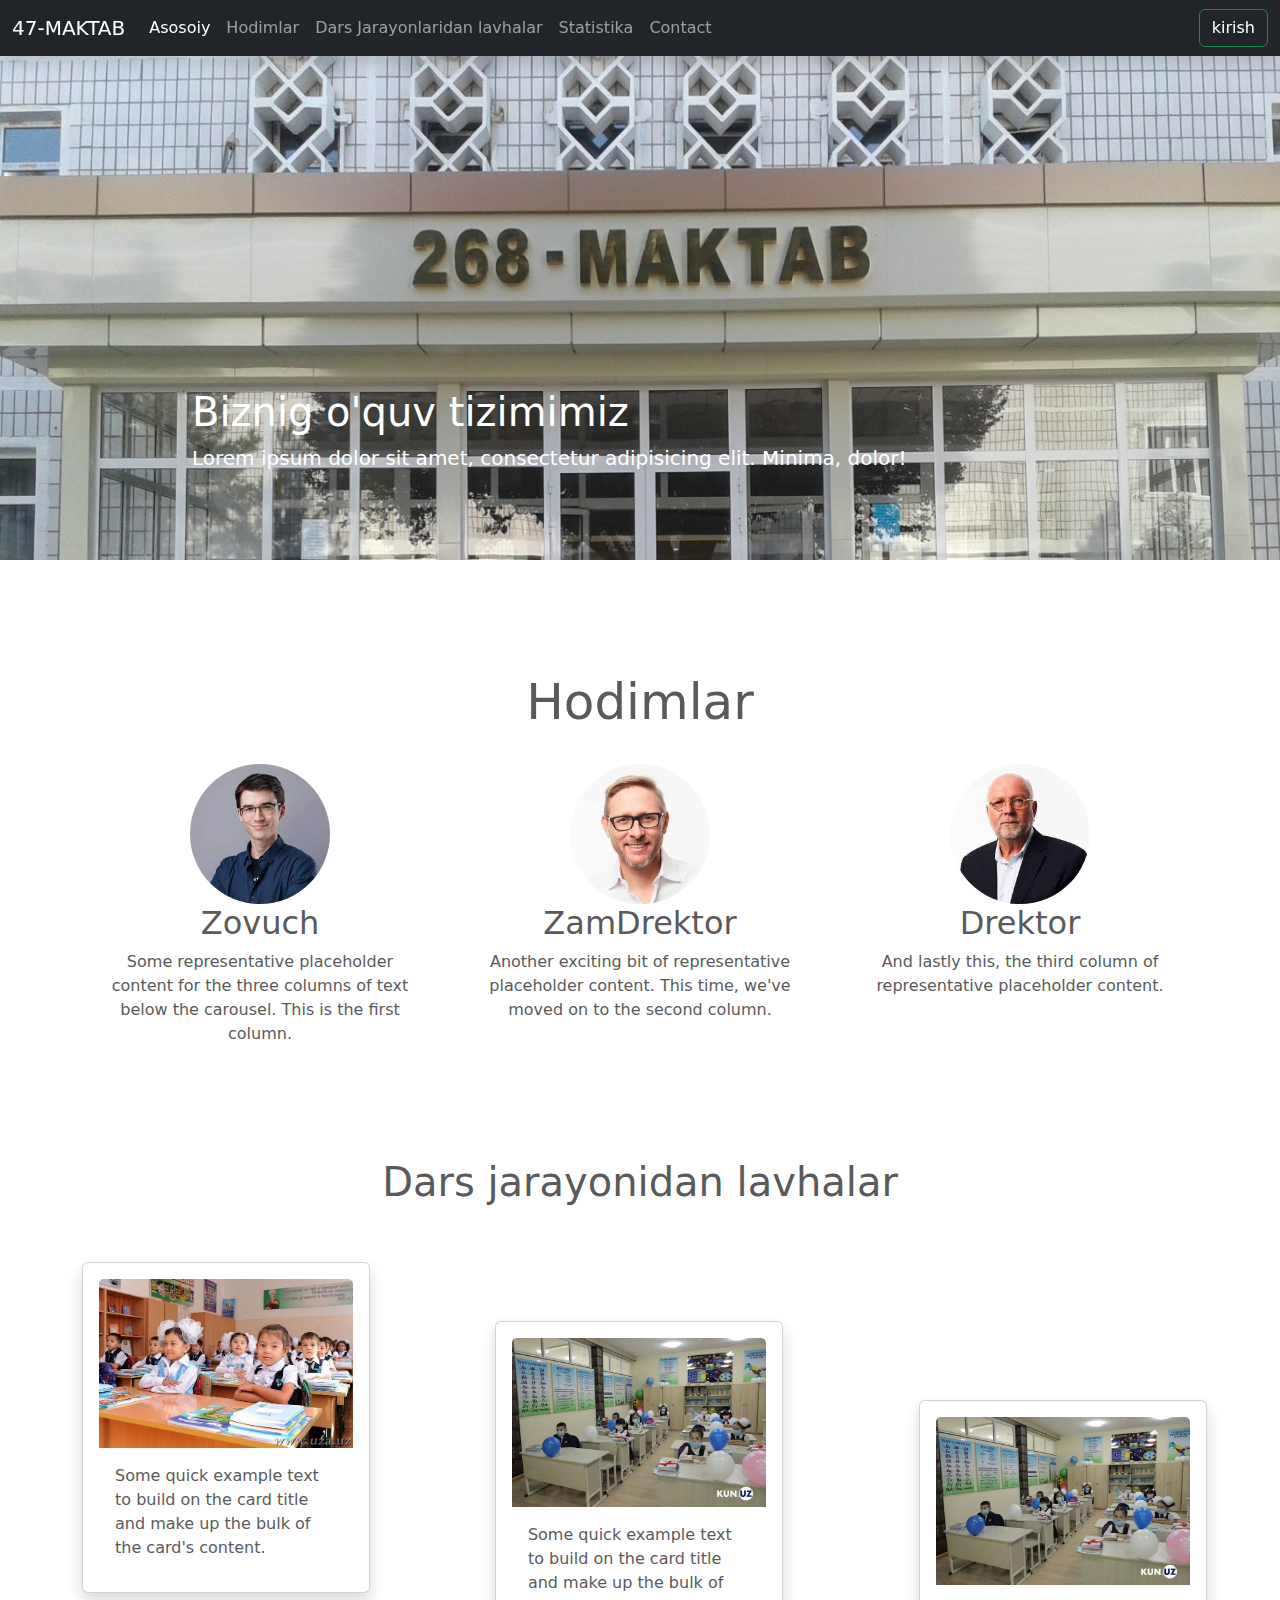
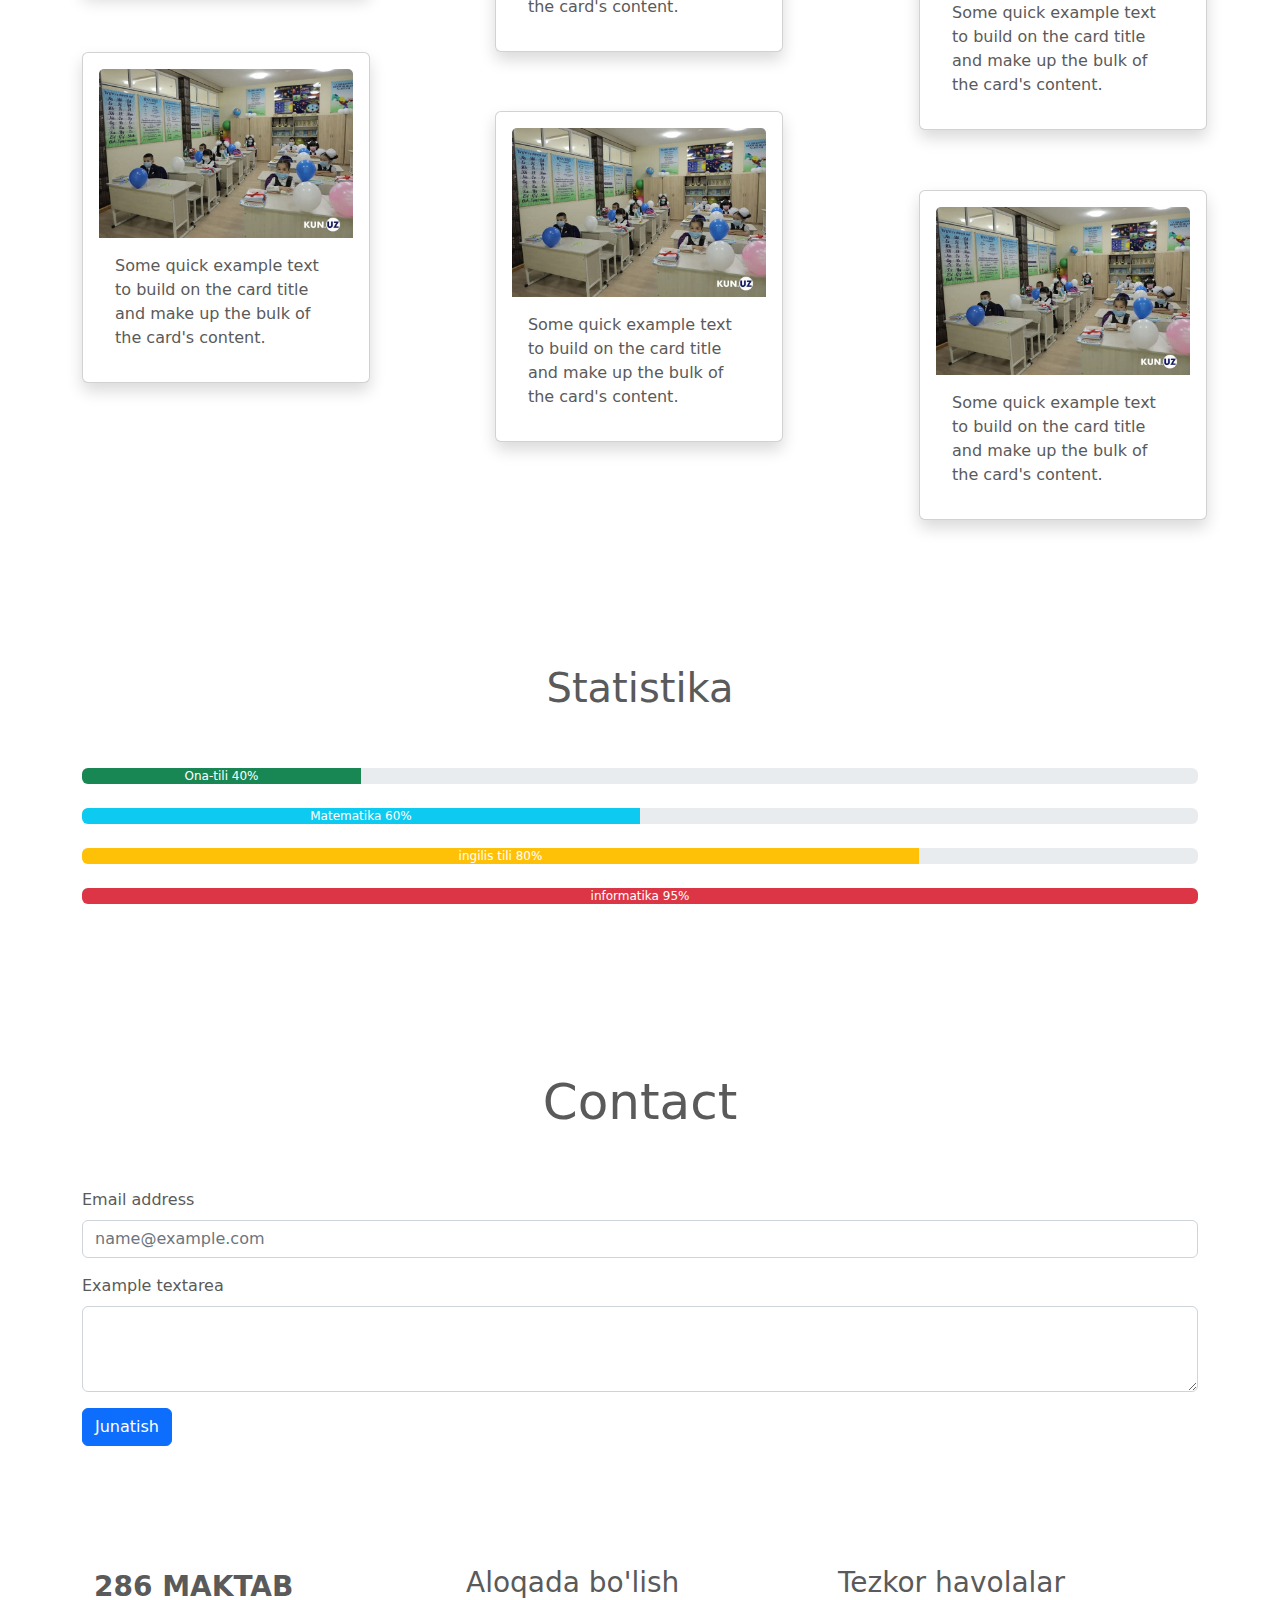
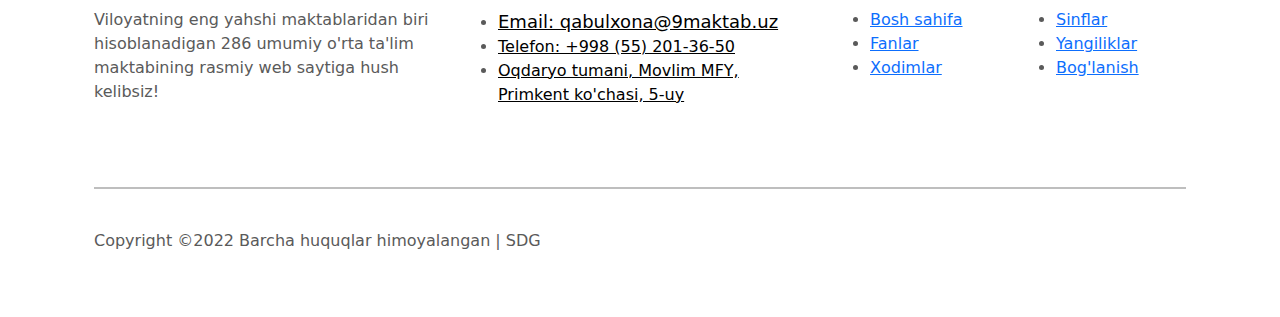
<file: index.html>
<!doctype html>
<html lang="en">
  <head>
    <meta charset="utf-8">
    <meta name="viewport" content="width=device-width, initial-scale=1">
    <meta name="description" content="">
    <meta name="author" content="Mark Otto, Jacob Thornton, and Bootstrap contributors">
    <meta name="generator" content="Hugo 0.101.0">
    <title>47-MAKTAB</title>
    <link rel="stylesheet" href="style.css">
    <link rel="canonical" href="https://getbootstrap.com/docs/5.2/examples/carousel/">
<link href="assets/dist/css/bootstrap.min.css" rel="stylesheet">

    <style>
      .bd-placeholder-img {
        font-size: 1.125rem;
        text-anchor: middle;
        -webkit-user-select: none;
        -moz-user-select: none;
        user-select: none;
      }

      @media (min-width: 768px) {
        .bd-placeholder-img-lg {
          font-size: 3.5rem;
        }
      }

      .b-example-divider {
        height: 3rem;
        background-color: rgba(0, 0, 0, .1);
        border: solid rgba(0, 0, 0, .15);
        border-width: 1px 0;
        box-shadow: inset 0 .5em 1.5em rgba(0, 0, 0, .1), inset 0 .125em .5em rgba(0, 0, 0, .15);
      }

      .b-example-vr {
        flex-shrink: 0;
        width: 1.5rem;
        height: 100vh;
      }

      .bi {
        vertical-align: -.125em;
        fill: currentColor;
      }

      .nav-scroller {
        position: relative;
        z-index: 2;
        height: 2.75rem;
        overflow-y: hidden;
      }

      .nav-scroller .nav {
        display: flex;
        flex-wrap: nowrap;
        padding-bottom: 1rem;
        margin-top: -1px;
        overflow-x: auto;
        text-align: center;
        white-space: nowrap;
        -webkit-overflow-scrolling: touch;
      }
    </style>

    
    <!-- Custom styles for this template -->
    <link href="carousel.css" rel="stylesheet">
  </head>
  <body>
    
<header>
  <nav class="shadow navbar navbar-expand-md navbar-dark fixed-top bg-dark ">
    <div class="container-fluid">
      <a class="navbar-brand" href="#">47-MAKTAB</a>
      <button class="navbar-toggler" type="button" data-bs-toggle="collapse" data-bs-target="#navbarCollapse" aria-controls="navbarCollapse" aria-expanded="false" aria-label="Toggle navigation">
        <span class="navbar-toggler-icon"></span>
      </button>
      <div class="collapse navbar-collapse" id="navbarCollapse">
        <ul class="navbar-nav me-auto mb-2 mb-md-0">
          <li class="nav-item">
            <a class="nav-link active" aria-current="page" href="#">Asosoiy</a>
          </li>
          <li class="nav-item">
            <a class="nav-link" href="#Hodimlar">Hodimlar</a>
          </li>
          <li class="nav-item">
            <a class="nav-link" href="#Darsjarayonidanlavhalar">Dars Jarayonlaridan lavhalar</a>
          </li>
        </li>
        <li class="nav-item">
          <a class="nav-link" href="#statistika">Statistika</a>
        </li>
        <li class="nav-item">
          <a class="nav-link" href="#contact">Contact</a>
        </li>
        </ul>
        <form class="d-flex" role="search">
         <button  class="btn btn-outline-success"> <a id="bt" target="_blank" href="https://accounts.google.com/signin/v2/identifier?hl=en&continue=https%3A%2F%2Fwww.google.com%3Fhl%3Den-US&ec=GAlA8wE&flowName=GlifWebSignIn&flowEntry=AddSession" >kirish</a></button>
        </form>
      </div>
    </div>
  </nav>
</header>

<main>

  <div id="myCarousel" class="carousel slide" data-bs-ride="carousel">
    <div class="carousel-indicators">
      <button type="button" data-bs-target="#myCarousel" data-bs-slide-to="0" class="active" aria-current="true" aria-label="Slide 1"></button>
      <button type="button" data-bs-target="#myCarousel" data-bs-slide-to="1" aria-label="Slide 2"></button>
      <button type="button" data-bs-target="#myCarousel" data-bs-slide-to="2" aria-label="Slide 3"></button>
    </div>
    <div class="carousel-inner">
      <div class="carousel-item active">
        <img class="bd-placeholder-img" width="100%" height="200%" src="./381cb909-0221-40cd-858c-362f8b024067.jpg" aria-hidden="true" preserveAspectRatio="xMidYMid slice" focusable="false"><rect width="100%" height="100%" fill="#777"/></img>

        <div class="container">
          <div class="carousel-caption text-start">
            <h1>Biznig o'quv tizimimiz</h1>
            <p>Lorem ipsum dolor sit amet, consectetur adipisicing elit. Minima, dolor!</p>
          </div>
        </div>
      </div>
      <div class="carousel-item">
        <img class="bd-placeholder-img" width="100%" height="200%" src="./1440940207_161-660x439-660x439.jpg" aria-hidden="true" preserveAspectRatio="xMidYMid slice" focusable="false"><rect width="100%" height="100%" fill="#777"/></img>

        <div class="container">
          <div class="carousel-caption">
            <h1>Biznig o'quv tizimimiz</h1>
            <p>Lorem ipsum dolor sit amet, consectetur adipisicing elit. Minima, dolor!</p>
          </div>
        </div>
      </div>
      <div class="carousel-item">
        <img class="bd-placeholder-img" width="100%" height="200%" src="./pervyy-klass_-dokumenty_-priem-detey_-Uzbekistan.webp" aria-hidden="true" preserveAspectRatio="xMidYMid slice" focusable="false"><rect width="100%" height="100%" fill="#777"/></img>

        <div class="container">
          <div class="carousel-caption text-end">
            <h1>Biznig o'quv tizimimiz</h1>
            <p>Lorem ipsum dolor sit amet, consectetur adipisicing elit. Minima, dolor!</p>
          </div>
        </div>
      </div>
    </div>
    <br>
    <br>
  </div>
  <center><h1 style="font-size: 50px;" id="Hodimlar">Hodimlar</h1></center>
  <br>
  <div class="container marketing">
    <div class="row">
      <div class="col-lg-4">
        <img class="bd-placeholder-img rounded-circle" width="140" height="140" src="./1.jpeg" role="img" aria-label="Placeholder: " preserveAspectRatio="xMidYMid slice" focusable="false"><title>Placeholder</title><rect width="100%" height="100%" fill="#777"/><text x="50%" y="50%" fill="#777" dy=".3em"></text></img>

        <h2 class="fw-normal">Zovuch</h2>
        <p>Some representative placeholder content for the three columns of text below the carousel. This is the first column.</p>
      </div><!-- /.col-lg-4 -->
      <div class="col-lg-4">
        <img class="bd-placeholder-img rounded-circle" width="140" height="140" src="./2.jpeg" role="img" aria-label="Placeholder: 140x140" preserveAspectRatio="xMidYMid slice" focusable="false"><title>Placeholder</title><rect width="100%" height="100%" fill="#777"/><text x="50%" y="50%" fill="#777" dy=".3em"></text></img>

        <h2 class="fw-normal">ZamDrektor</h2>
        <p>Another exciting bit of representative placeholder content. This time, we've moved on to the second column.</p>
      </div><!-- /.col-lg-4 -->
      <div class="col-lg-4">
        <img class="bd-placeholder-img rounded-circle" width="140" height="140" src="./4.jpeg" role="img" aria-label="Placeholder: 140x140" preserveAspectRatio="xMidYMid slice" focusable="false"><title>Placeholder</title><rect width="100%" height="100%" fill="#777"/><text x="50%" y="50%" fill="#777" dy=".3em"></text></img>

        <h2 class="fw-normal">Drektor</h2>
        <p>And lastly this, the third column of representative placeholder content.</p>
      </div>
   
    </div>
    <br>
    <br>
    <br>
    <center><h1 id="Darsjarayonidanlavhalar">Dars jarayonidan lavhalar</h1></center>
    <br>
    <br>
    <div class="card shadow p-3 mb-5 bg-body rounded" style="width: 18rem;">
      <img src="./1440940207_161-660x439-660x439.jpg" class="card-img-top" alt="...">
      <div class="card-body">
        <p class="card-text">Some quick example text to build on the card title and make up the bulk of the card's content.</p>
      </div>
    </div>
    <div class="card shadow p-3 mb-5 bg-body rounded" style="width: 18rem; margin-left: 37%; margin-top: -320px;">
      <img src="./6J0LuyGMRlaMDYl20s5OfZEAYzaAQ8NT.jpg" class="card-img-top" alt="...">
      <div class="card-body">
        <p class="card-text">Some quick example text to build on the card title and make up the bulk of the card's content.</p>
      </div>
    </div>
    <div class="card shadow p-3 mb-5 bg-body rounded" style="width: 18rem; margin-left: 75%; margin-top: -300px;">
      <img src="./6J0LuyGMRlaMDYl20s5OfZEAYzaAQ8NT.jpg" class="card-img-top" alt="...">
      <div class="card-body">
        <p class="card-text">Some quick example text to build on the card title and make up the bulk of the card's content.</p>
      </div>
    </div>
    <br>
    <div class="card shadow p-3 mb-5 bg-body rounded" style="width: 18rem; margin-top: -150px;">
      <img src="./6J0LuyGMRlaMDYl20s5OfZEAYzaAQ8NT.jpg" class="card-img-top" alt="...">
      <div class="card-body">
        <p class="card-text">Some quick example text to build on the card title and make up the bulk of the card's content.</p>
      </div>
    </div>
    <div class="card shadow p-3 mb-5 bg-body rounded" style="width: 18rem; margin-left: 37%; margin-top: -320px;">
      <img src="./6J0LuyGMRlaMDYl20s5OfZEAYzaAQ8NT.jpg" class="card-img-top" alt="...">
      <div class="card-body">
        <p class="card-text">Some quick example text to build on the card title and make up the bulk of the card's content.</p>
      </div>
    </div>
    <div class="card shadow p-3 mb-5 bg-body rounded" style="width: 18rem; margin-left: 75%; margin-top: -300px;">
      <img src="./6J0LuyGMRlaMDYl20s5OfZEAYzaAQ8NT.jpg" class="card-img-top" alt="...">
      <div class="card-body">
        <p class="card-text">Some quick example text to build on the card title and make up the bulk of the card's content.</p>
      </div>
    </div>
<br>
<br>
<br>
<br>
<center><h1 id="statistika">Statistika</h1></center>
<br>
<br>
        <div class="progress">
          <div class="progress-bar bg-success" role="progressbar" aria-label="Success example" style="width: 25%" aria-valuenow="25" aria-valuemin="0" aria-valuemax="100">Ona-tili  40%</div>
        </div>
        <br>
        <div class="progress">
          <div class="progress-bar bg-info" role="progressbar" aria-label="Info example" style="width: 50%" aria-valuenow="50" aria-valuemin="0" aria-valuemax="100">Matematika 60%</div>
        </div>
        <br>
        <div class="progress">
          <div class="progress-bar bg-warning" role="progressbar" aria-label="Warning example" style="width: 75%" aria-valuenow="75" aria-valuemin="0" aria-valuemax="100">ingilis tili 80%</div>
        </div>
        <br>
        <div class="progress">
          <div class="progress-bar bg-danger" role="progressbar" aria-label="Danger example" style="width: 100%" aria-valuenow="100" aria-valuemin="0" aria-valuemax="100">informatika 95%</div>
        </div>
        <br>
        <br>
        <br>
        <br>
        <br>
        <br>
        <br>
        <center><h1 id="contact" style="font-size: 50px;">Contact</h1></center>
        <br>
        <br>
        <div class="mb-3">
          <label for="exampleFormControlInput1" class="form-label">Email address</label>
          <input type="email" class="form-control" id="exampleFormControlInput1" placeholder="name@example.com">
        </div>
        <div class="mb-3">
          <label for="exampleFormControlTextarea1" class="form-label">Example textarea</label>
          <textarea class="form-control" id="exampleFormControlTextarea1" rows="3"></textarea>
        </div>
        <button type="button" class="btn btn-primary">Junatish</button>
        <br>
        <br>
        <br>
        <div class="container"><br>
          <div class="row pt-5">
            <div class="col-md-4">
              <a class="navbar-brand" style="font-size: 28px; font-weight: 700;" href="index.html">286 <span>MAKTAB</span> </a>
              <p class="xiraa1">Viloyatning eng yahshi maktablaridan biri hisoblanadigan 286 umumiy o'rta ta'lim maktabining
                rasmiy web saytiga hush kelibsiz!</p>
            </div>
            <div class="col-md-4 ">
              <h3>Aloqada bo'lish</h3>
              <div class="xiraa">
                <ul>
                  <li>
                    <a href="kirish.html" style="color: black; font-size: 18px; ">Email: qabulxona@9maktab.uz</a>
    
                  </li>
                  <li>
                    <a href="tel:991565603" style="color: black;">Telefon: +998 (55) 201-36-50</a>
    
                  </li>
                  <li>
                    <a href="#" style="color: black;">Oqdaryo tumani, Movlim MFY, Primkent ko'chasi, 5-uy</a>
    
                  </li>
                </ul>
              </div>
            </div>
            <div class="col-md-4">
              <h3>Tezkor havolalar</h3>
              <div class="row">
                <div class="col-6">
                    <ul class="xiraa3">
                        <li><a href="index.html">Bosh sahifa</a></li>
                        <li><a href="fanlar.html">Fanlar</a></li>
                        <li><a href="xodimlar.html">Xodimlar</a></li>
    
                    </ul>
                </div>
                <div class="col-6">
                    <ul class="xiraa3">
                        <li><a href="sinflar.html">Sinflar</a></li>
                        <li><a href="yangiliklar.html">Yangiliklar</a></li>
                        <li><a href="bog'lanish.html ">Bog'lanish</a></li>
    
                    </ul>
                </div>
    
            </div>
            </div>
    
          </div>
          <br><br>
          <hr style=" border: 1px solid black; background-color: black;"><br>
          <div class="row">
            <div class="col-md-6">
          <p class="ffo">Copyright ©2022 Barcha huquqlar himoyalangan | SDG</p>
            </div>
            <div class="col-md-6">
              <div class="ikonn">
                <a href="https://telegram.com/bek_programmer007" style="color: black;"><i class="bi bi-telegram"></i></a>
                <a href="https://instagram.com/bek_officiall007" style="color: black;"> <i class="bi bi-instagram"></i></a>
                <a href="https://youtube.com/channel/UCRWyQxDrU0KkDbwOLX_QZ3g" style="color: black;"><i class="bi bi-youtube"></i></a>
        
        
              </div>
            </div>
          </div>
    
          
        </div>
</main>
    <script src="../assets/dist/js/bootstrap.bundle.min.js"></script>   
  </body>
</html>
</file>
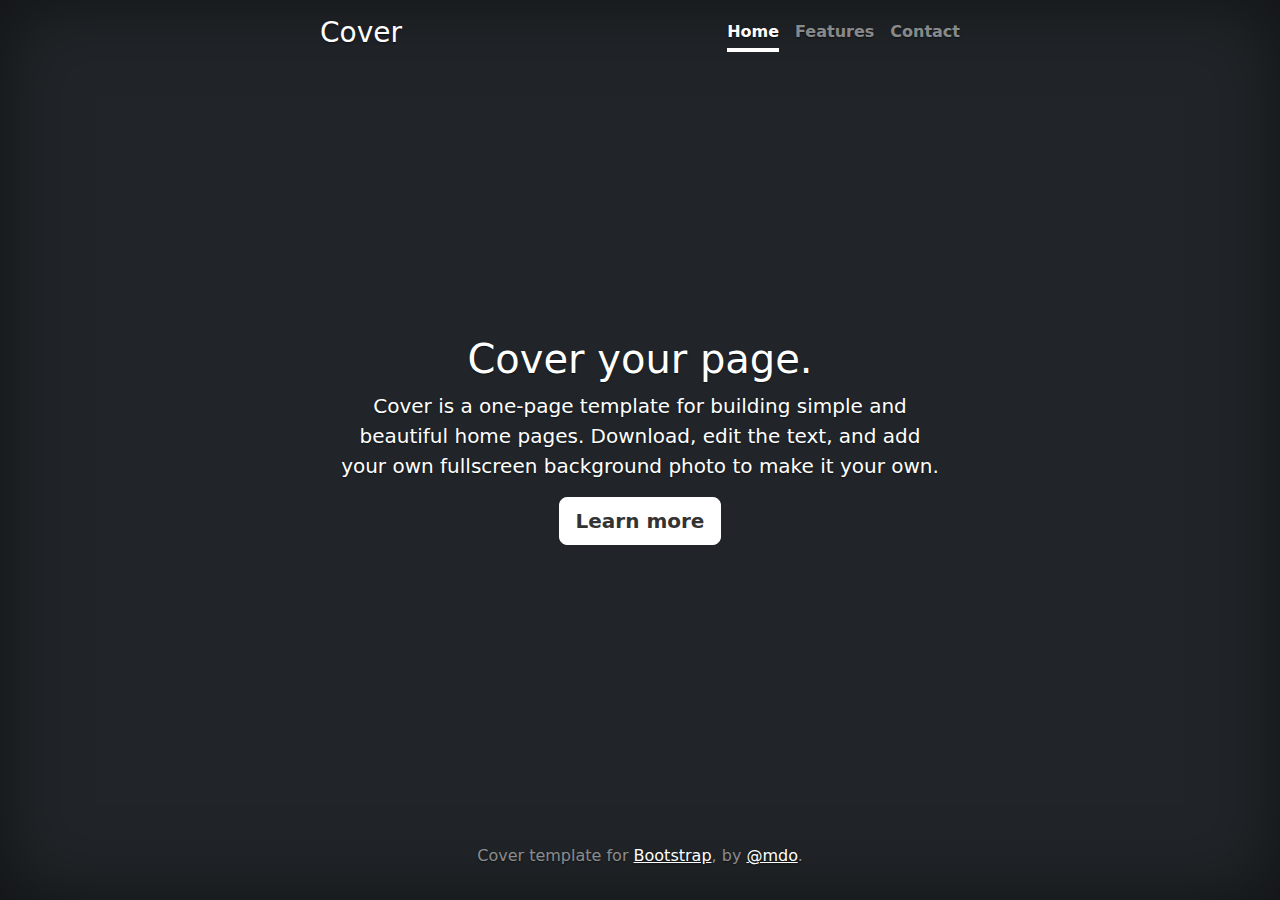
<file: cover/index.html>
<!doctype html>
<html lang="en" class="h-100">
  <head>
    <meta charset="utf-8">
    <meta name="viewport" content="width=device-width, initial-scale=1">
    <meta name="description" content="">
    <meta name="author" content="Mark Otto, Jacob Thornton, and Bootstrap contributors">
    <meta name="generator" content="Hugo 0.101.0">
    <title>Cover Template · Bootstrap v5.2</title>

    <link rel="canonical" href="https://getbootstrap.com/docs/5.2/examples/cover/">

    

    

<link href="../assets/dist/css/bootstrap.min.css" rel="stylesheet">

    <style>
      .bd-placeholder-img {
        font-size: 1.125rem;
        text-anchor: middle;
        -webkit-user-select: none;
        -moz-user-select: none;
        user-select: none;
      }

      @media (min-width: 768px) {
        .bd-placeholder-img-lg {
          font-size: 3.5rem;
        }
      }

      .b-example-divider {
        height: 3rem;
        background-color: rgba(0, 0, 0, .1);
        border: solid rgba(0, 0, 0, .15);
        border-width: 1px 0;
        box-shadow: inset 0 .5em 1.5em rgba(0, 0, 0, .1), inset 0 .125em .5em rgba(0, 0, 0, .15);
      }

      .b-example-vr {
        flex-shrink: 0;
        width: 1.5rem;
        height: 100vh;
      }

      .bi {
        vertical-align: -.125em;
        fill: currentColor;
      }

      .nav-scroller {
        position: relative;
        z-index: 2;
        height: 2.75rem;
        overflow-y: hidden;
      }

      .nav-scroller .nav {
        display: flex;
        flex-wrap: nowrap;
        padding-bottom: 1rem;
        margin-top: -1px;
        overflow-x: auto;
        text-align: center;
        white-space: nowrap;
        -webkit-overflow-scrolling: touch;
      }
    </style>

    
    <!-- Custom styles for this template -->
    <link href="cover.css" rel="stylesheet">
  </head>
  <body class="d-flex h-100 text-center text-bg-dark">
    
<div class="cover-container d-flex w-100 h-100 p-3 mx-auto flex-column">
  <header class="mb-auto">
    <div>
      <h3 class="float-md-start mb-0">Cover</h3>
      <nav class="nav nav-masthead justify-content-center float-md-end">
        <a class="nav-link fw-bold py-1 px-0 active" aria-current="page" href="#">Home</a>
        <a class="nav-link fw-bold py-1 px-0" href="#">Features</a>
        <a class="nav-link fw-bold py-1 px-0" href="#">Contact</a>
      </nav>
    </div>
  </header>

  <main class="px-3">
    <h1>Cover your page.</h1>
    <p class="lead">Cover is a one-page template for building simple and beautiful home pages. Download, edit the text, and add your own fullscreen background photo to make it your own.</p>
    <p class="lead">
      <a href="#" class="btn btn-lg btn-secondary fw-bold border-white bg-white">Learn more</a>
    </p>
  </main>

  <footer class="mt-auto text-white-50">
    <p>Cover template for <a href="https://getbootstrap.com/" class="text-white">Bootstrap</a>, by <a href="https://twitter.com/mdo" class="text-white">@mdo</a>.</p>
  </footer>
</div>


    
  </body>
</html>
</file>
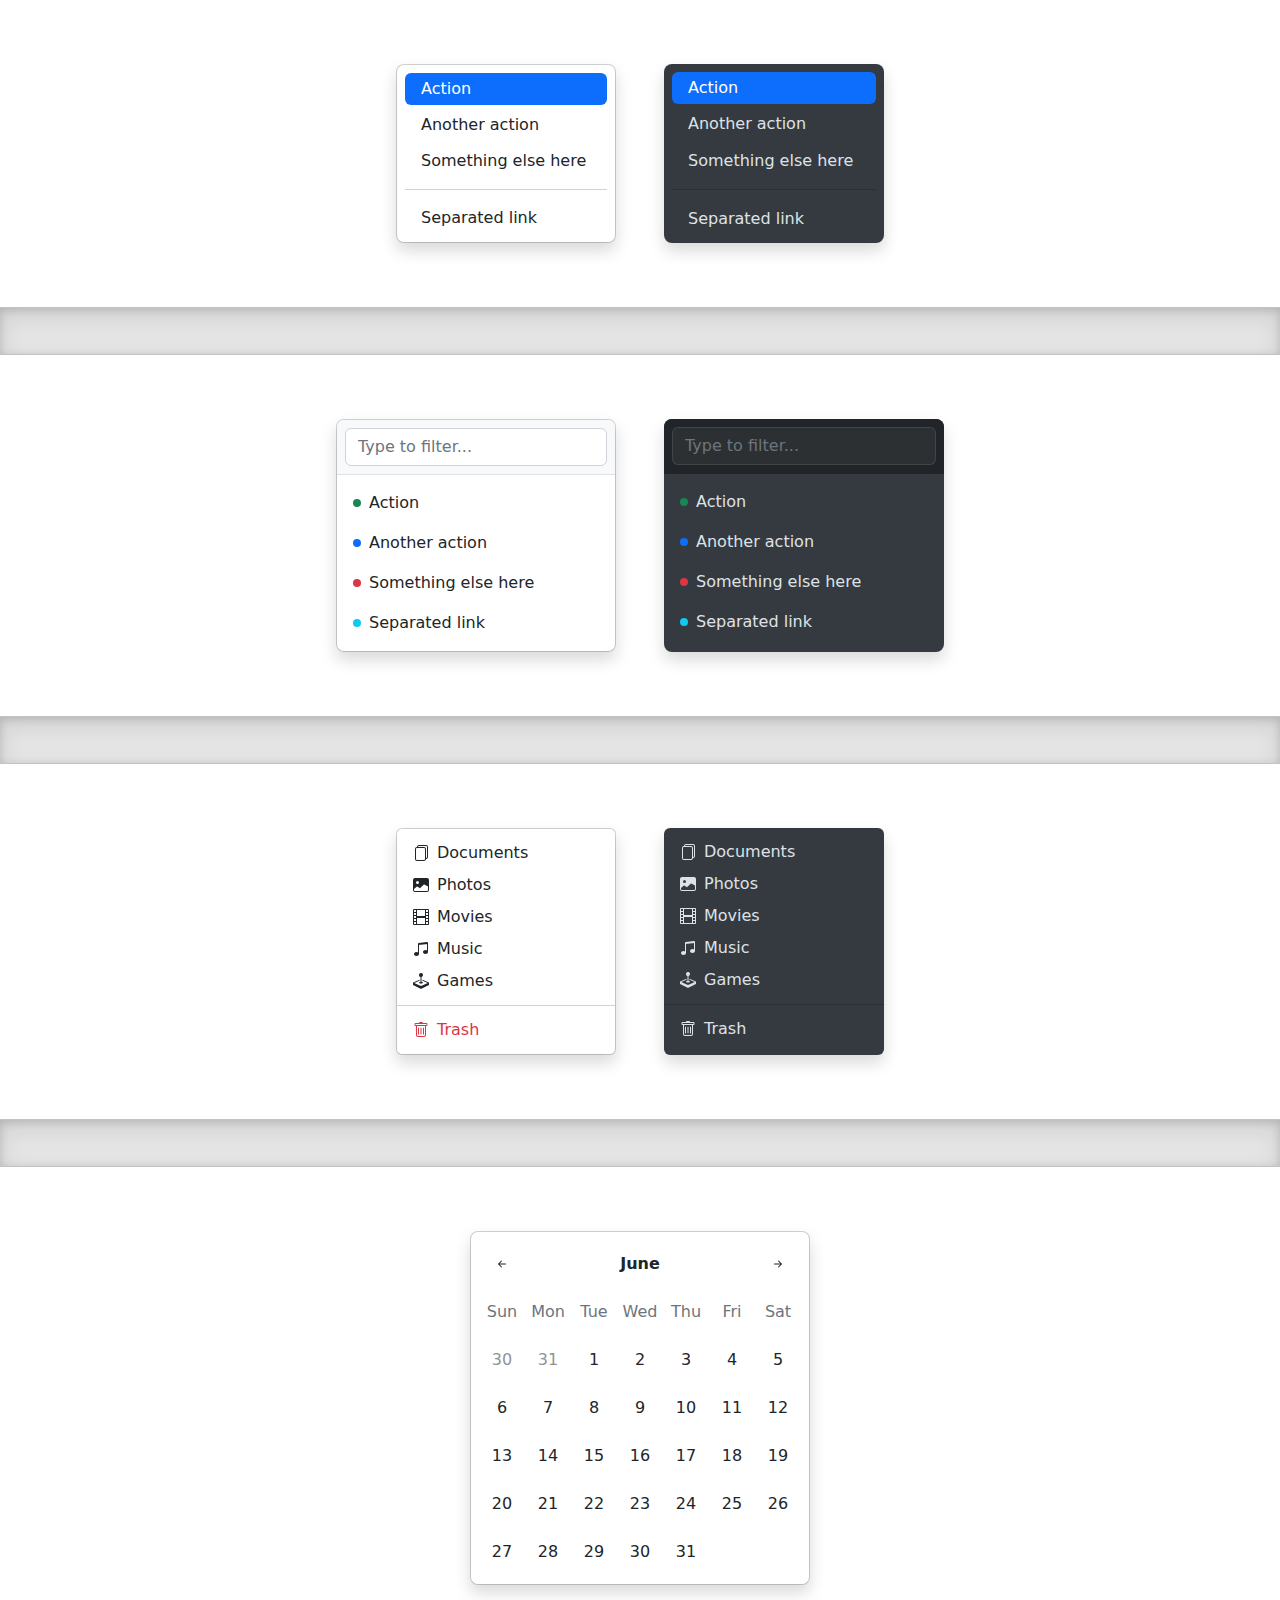
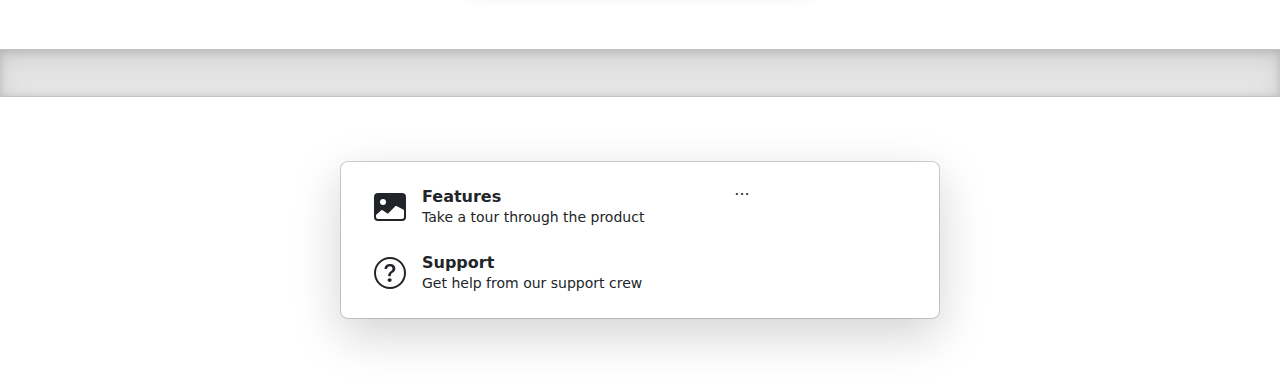
<file: dropdowns/index.html>
<!doctype html>
<html lang="en">
  <head>
    <meta charset="utf-8">
    <meta name="viewport" content="width=device-width, initial-scale=1">
    <meta name="description" content="">
    <meta name="author" content="Mark Otto, Jacob Thornton, and Bootstrap contributors">
    <meta name="generator" content="Hugo 0.101.0">
    <title>Dropdowns · Bootstrap v5.2</title>

    <link rel="canonical" href="https://getbootstrap.com/docs/5.2/examples/dropdowns/">

    

    

<link href="../assets/dist/css/bootstrap.min.css" rel="stylesheet">

    <style>
      .bd-placeholder-img {
        font-size: 1.125rem;
        text-anchor: middle;
        -webkit-user-select: none;
        -moz-user-select: none;
        user-select: none;
      }

      @media (min-width: 768px) {
        .bd-placeholder-img-lg {
          font-size: 3.5rem;
        }
      }

      .b-example-divider {
        height: 3rem;
        background-color: rgba(0, 0, 0, .1);
        border: solid rgba(0, 0, 0, .15);
        border-width: 1px 0;
        box-shadow: inset 0 .5em 1.5em rgba(0, 0, 0, .1), inset 0 .125em .5em rgba(0, 0, 0, .15);
      }

      .b-example-vr {
        flex-shrink: 0;
        width: 1.5rem;
        height: 100vh;
      }

      .bi {
        vertical-align: -.125em;
        fill: currentColor;
      }

      .nav-scroller {
        position: relative;
        z-index: 2;
        height: 2.75rem;
        overflow-y: hidden;
      }

      .nav-scroller .nav {
        display: flex;
        flex-wrap: nowrap;
        padding-bottom: 1rem;
        margin-top: -1px;
        overflow-x: auto;
        text-align: center;
        white-space: nowrap;
        -webkit-overflow-scrolling: touch;
      }
    </style>

    
    <!-- Custom styles for this template -->
    <link href="dropdowns.css" rel="stylesheet">
  </head>
  <body>
    
<svg xmlns="http://www.w3.org/2000/svg" style="display: none;">
  <symbol id="bootstrap" viewBox="0 0 118 94">
    <title>Bootstrap</title>
    <path fill-rule="evenodd" clip-rule="evenodd" d="M24.509 0c-6.733 0-11.715 5.893-11.492 12.284.214 6.14-.064 14.092-2.066 20.577C8.943 39.365 5.547 43.485 0 44.014v5.972c5.547.529 8.943 4.649 10.951 11.153 2.002 6.485 2.28 14.437 2.066 20.577C12.794 88.106 17.776 94 24.51 94H93.5c6.733 0 11.714-5.893 11.491-12.284-.214-6.14.064-14.092 2.066-20.577 2.009-6.504 5.396-10.624 10.943-11.153v-5.972c-5.547-.529-8.934-4.649-10.943-11.153-2.002-6.484-2.28-14.437-2.066-20.577C105.214 5.894 100.233 0 93.5 0H24.508zM80 57.863C80 66.663 73.436 72 62.543 72H44a2 2 0 01-2-2V24a2 2 0 012-2h18.437c9.083 0 15.044 4.92 15.044 12.474 0 5.302-4.01 10.049-9.119 10.88v.277C75.317 46.394 80 51.21 80 57.863zM60.521 28.34H49.948v14.934h8.905c6.884 0 10.68-2.772 10.68-7.727 0-4.643-3.264-7.207-9.012-7.207zM49.948 49.2v16.458H60.91c7.167 0 10.964-2.876 10.964-8.281 0-5.406-3.903-8.178-11.425-8.178H49.948z"></path>
  </symbol>

  <symbol id="exclamation-triangle-fill" viewBox="0 0 16 16">
    <path d="M8.982 1.566a1.13 1.13 0 0 0-1.96 0L.165 13.233c-.457.778.091 1.767.98 1.767h13.713c.889 0 1.438-.99.98-1.767L8.982 1.566zM8 5c.535 0 .954.462.9.995l-.35 3.507a.552.552 0 0 1-1.1 0L7.1 5.995A.905.905 0 0 1 8 5zm.002 6a1 1 0 1 1 0 2 1 1 0 0 1 0-2z"/>
  </symbol>

  <symbol id="check2" viewBox="0 0 16 16">
    <path d="M13.854 3.646a.5.5 0 0 1 0 .708l-7 7a.5.5 0 0 1-.708 0l-3.5-3.5a.5.5 0 1 1 .708-.708L6.5 10.293l6.646-6.647a.5.5 0 0 1 .708 0z"/>
  </symbol>

  <symbol id="check2-circle" viewBox="0 0 16 16">
    <path d="M2.5 8a5.5 5.5 0 0 1 8.25-4.764.5.5 0 0 0 .5-.866A6.5 6.5 0 1 0 14.5 8a.5.5 0 0 0-1 0 5.5 5.5 0 1 1-11 0z"/>
    <path d="M15.354 3.354a.5.5 0 0 0-.708-.708L8 9.293 5.354 6.646a.5.5 0 1 0-.708.708l3 3a.5.5 0 0 0 .708 0l7-7z"/>
  </symbol>

  <symbol id="bookmark-star" viewBox="0 0 16 16">
    <path d="M7.84 4.1a.178.178 0 0 1 .32 0l.634 1.285a.178.178 0 0 0 .134.098l1.42.206c.145.021.204.2.098.303L9.42 6.993a.178.178 0 0 0-.051.158l.242 1.414a.178.178 0 0 1-.258.187l-1.27-.668a.178.178 0 0 0-.165 0l-1.27.668a.178.178 0 0 1-.257-.187l.242-1.414a.178.178 0 0 0-.05-.158l-1.03-1.001a.178.178 0 0 1 .098-.303l1.42-.206a.178.178 0 0 0 .134-.098L7.84 4.1z"/>
    <path d="M2 2a2 2 0 0 1 2-2h8a2 2 0 0 1 2 2v13.5a.5.5 0 0 1-.777.416L8 13.101l-5.223 2.815A.5.5 0 0 1 2 15.5V2zm2-1a1 1 0 0 0-1 1v12.566l4.723-2.482a.5.5 0 0 1 .554 0L13 14.566V2a1 1 0 0 0-1-1H4z"/>
  </symbol>

  <symbol id="grid-fill" viewBox="0 0 16 16">
    <path d="M1 2.5A1.5 1.5 0 0 1 2.5 1h3A1.5 1.5 0 0 1 7 2.5v3A1.5 1.5 0 0 1 5.5 7h-3A1.5 1.5 0 0 1 1 5.5v-3zm8 0A1.5 1.5 0 0 1 10.5 1h3A1.5 1.5 0 0 1 15 2.5v3A1.5 1.5 0 0 1 13.5 7h-3A1.5 1.5 0 0 1 9 5.5v-3zm-8 8A1.5 1.5 0 0 1 2.5 9h3A1.5 1.5 0 0 1 7 10.5v3A1.5 1.5 0 0 1 5.5 15h-3A1.5 1.5 0 0 1 1 13.5v-3zm8 0A1.5 1.5 0 0 1 10.5 9h3a1.5 1.5 0 0 1 1.5 1.5v3a1.5 1.5 0 0 1-1.5 1.5h-3A1.5 1.5 0 0 1 9 13.5v-3z"/>
  </symbol>

  <symbol id="stars" viewBox="0 0 16 16">
    <path d="M7.657 6.247c.11-.33.576-.33.686 0l.645 1.937a2.89 2.89 0 0 0 1.829 1.828l1.936.645c.33.11.33.576 0 .686l-1.937.645a2.89 2.89 0 0 0-1.828 1.829l-.645 1.936a.361.361 0 0 1-.686 0l-.645-1.937a2.89 2.89 0 0 0-1.828-1.828l-1.937-.645a.361.361 0 0 1 0-.686l1.937-.645a2.89 2.89 0 0 0 1.828-1.828l.645-1.937zM3.794 1.148a.217.217 0 0 1 .412 0l.387 1.162c.173.518.579.924 1.097 1.097l1.162.387a.217.217 0 0 1 0 .412l-1.162.387A1.734 1.734 0 0 0 4.593 5.69l-.387 1.162a.217.217 0 0 1-.412 0L3.407 5.69A1.734 1.734 0 0 0 2.31 4.593l-1.162-.387a.217.217 0 0 1 0-.412l1.162-.387A1.734 1.734 0 0 0 3.407 2.31l.387-1.162zM10.863.099a.145.145 0 0 1 .274 0l.258.774c.115.346.386.617.732.732l.774.258a.145.145 0 0 1 0 .274l-.774.258a1.156 1.156 0 0 0-.732.732l-.258.774a.145.145 0 0 1-.274 0l-.258-.774a1.156 1.156 0 0 0-.732-.732L9.1 2.137a.145.145 0 0 1 0-.274l.774-.258c.346-.115.617-.386.732-.732L10.863.1z"/>
  </symbol>

  <symbol id="film" viewBox="0 0 16 16">
    <path d="M0 1a1 1 0 0 1 1-1h14a1 1 0 0 1 1 1v14a1 1 0 0 1-1 1H1a1 1 0 0 1-1-1V1zm4 0v6h8V1H4zm8 8H4v6h8V9zM1 1v2h2V1H1zm2 3H1v2h2V4zM1 7v2h2V7H1zm2 3H1v2h2v-2zm-2 3v2h2v-2H1zM15 1h-2v2h2V1zm-2 3v2h2V4h-2zm2 3h-2v2h2V7zm-2 3v2h2v-2h-2zm2 3h-2v2h2v-2z"/>
  </symbol>

  <symbol id="joystick" viewBox="0 0 16 16">
    <path d="M10 2a2 2 0 0 1-1.5 1.937v5.087c.863.083 1.5.377 1.5.726 0 .414-.895.75-2 .75s-2-.336-2-.75c0-.35.637-.643 1.5-.726V3.937A2 2 0 1 1 10 2z"/>
    <path d="M0 9.665v1.717a1 1 0 0 0 .553.894l6.553 3.277a2 2 0 0 0 1.788 0l6.553-3.277a1 1 0 0 0 .553-.894V9.665c0-.1-.06-.19-.152-.23L9.5 6.715v.993l5.227 2.178a.125.125 0 0 1 .001.23l-5.94 2.546a2 2 0 0 1-1.576 0l-5.94-2.546a.125.125 0 0 1 .001-.23L6.5 7.708l-.013-.988L.152 9.435a.25.25 0 0 0-.152.23z"/>
  </symbol>

  <symbol id="music-note-beamed" viewBox="0 0 16 16">
    <path d="M6 13c0 1.105-1.12 2-2.5 2S1 14.105 1 13c0-1.104 1.12-2 2.5-2s2.5.896 2.5 2zm9-2c0 1.105-1.12 2-2.5 2s-2.5-.895-2.5-2 1.12-2 2.5-2 2.5.895 2.5 2z"/>
    <path fill-rule="evenodd" d="M14 11V2h1v9h-1zM6 3v10H5V3h1z"/>
    <path d="M5 2.905a1 1 0 0 1 .9-.995l8-.8a1 1 0 0 1 1.1.995V3L5 4V2.905z"/>
  </symbol>

  <symbol id="files" viewBox="0 0 16 16">
    <path d="M13 0H6a2 2 0 0 0-2 2 2 2 0 0 0-2 2v10a2 2 0 0 0 2 2h7a2 2 0 0 0 2-2 2 2 0 0 0 2-2V2a2 2 0 0 0-2-2zm0 13V4a2 2 0 0 0-2-2H5a1 1 0 0 1 1-1h7a1 1 0 0 1 1 1v10a1 1 0 0 1-1 1zM3 4a1 1 0 0 1 1-1h7a1 1 0 0 1 1 1v10a1 1 0 0 1-1 1H4a1 1 0 0 1-1-1V4z"/>
  </symbol>

  <symbol id="image-fill" viewBox="0 0 16 16">
    <path d="M.002 3a2 2 0 0 1 2-2h12a2 2 0 0 1 2 2v10a2 2 0 0 1-2 2h-12a2 2 0 0 1-2-2V3zm1 9v1a1 1 0 0 0 1 1h12a1 1 0 0 0 1-1V9.5l-3.777-1.947a.5.5 0 0 0-.577.093l-3.71 3.71-2.66-1.772a.5.5 0 0 0-.63.062L1.002 12zm5-6.5a1.5 1.5 0 1 0-3 0 1.5 1.5 0 0 0 3 0z"/>
  </symbol>

  <symbol id="trash" viewBox="0 0 16 16">
    <path d="M5.5 5.5A.5.5 0 0 1 6 6v6a.5.5 0 0 1-1 0V6a.5.5 0 0 1 .5-.5zm2.5 0a.5.5 0 0 1 .5.5v6a.5.5 0 0 1-1 0V6a.5.5 0 0 1 .5-.5zm3 .5a.5.5 0 0 0-1 0v6a.5.5 0 0 0 1 0V6z"/>
    <path fill-rule="evenodd" d="M14.5 3a1 1 0 0 1-1 1H13v9a2 2 0 0 1-2 2H5a2 2 0 0 1-2-2V4h-.5a1 1 0 0 1-1-1V2a1 1 0 0 1 1-1H6a1 1 0 0 1 1-1h2a1 1 0 0 1 1 1h3.5a1 1 0 0 1 1 1v1zM4.118 4 4 4.059V13a1 1 0 0 0 1 1h6a1 1 0 0 0 1-1V4.059L11.882 4H4.118zM2.5 3V2h11v1h-11z"/>
  </symbol>

  <symbol id="question-circle" viewBox="0 0 16 16">
    <path d="M8 15A7 7 0 1 1 8 1a7 7 0 0 1 0 14zm0 1A8 8 0 1 0 8 0a8 8 0 0 0 0 16z"/>
    <path d="M5.255 5.786a.237.237 0 0 0 .241.247h.825c.138 0 .248-.113.266-.25.09-.656.54-1.134 1.342-1.134.686 0 1.314.343 1.314 1.168 0 .635-.374.927-.965 1.371-.673.489-1.206 1.06-1.168 1.987l.003.217a.25.25 0 0 0 .25.246h.811a.25.25 0 0 0 .25-.25v-.105c0-.718.273-.927 1.01-1.486.609-.463 1.244-.977 1.244-2.056 0-1.511-1.276-2.241-2.673-2.241-1.267 0-2.655.59-2.75 2.286zm1.557 5.763c0 .533.425.927 1.01.927.609 0 1.028-.394 1.028-.927 0-.552-.42-.94-1.029-.94-.584 0-1.009.388-1.009.94z"/>
  </symbol>

  <symbol id="arrow-left-short" viewBox="0 0 16 16">
    <path fill-rule="evenodd" d="M12 8a.5.5 0 0 1-.5.5H5.707l2.147 2.146a.5.5 0 0 1-.708.708l-3-3a.5.5 0 0 1 0-.708l3-3a.5.5 0 1 1 .708.708L5.707 7.5H11.5a.5.5 0 0 1 .5.5z"/>
  </symbol>

  <symbol id="arrow-right-short" viewBox="0 0 16 16">
    <path fill-rule="evenodd" d="M4 8a.5.5 0 0 1 .5-.5h5.793L8.146 5.354a.5.5 0 1 1 .708-.708l3 3a.5.5 0 0 1 0 .708l-3 3a.5.5 0 0 1-.708-.708L10.293 8.5H4.5A.5.5 0 0 1 4 8z"/>
  </symbol>
</svg>

<div class="d-flex gap-5 justify-content-center">
  <ul class="dropdown-menu position-static d-grid gap-1 p-2 rounded-3 mx-0 shadow w-220px">
    <li><a class="dropdown-item rounded-2 active" href="#">Action</a></li>
    <li><a class="dropdown-item rounded-2" href="#">Another action</a></li>
    <li><a class="dropdown-item rounded-2" href="#">Something else here</a></li>
    <li><hr class="dropdown-divider"></li>
    <li><a class="dropdown-item rounded-2" href="#">Separated link</a></li>
  </ul>
  <ul class="dropdown-menu dropdown-menu-dark position-static d-grid gap-1 p-2 rounded-3 mx-0 border-0 shadow w-220px">
    <li><a class="dropdown-item rounded-2 active" href="#">Action</a></li>
    <li><a class="dropdown-item rounded-2" href="#">Another action</a></li>
    <li><a class="dropdown-item rounded-2" href="#">Something else here</a></li>
    <li><hr class="dropdown-divider"></li>
    <li><a class="dropdown-item rounded-2" href="#">Separated link</a></li>
  </ul>
</div>

<div class="b-example-divider"></div>

<div class="d-flex gap-5 justify-content-center">
  <div class="dropdown-menu d-block position-static pt-0 mx-0 rounded-3 shadow overflow-hidden w-280px">
    <form class="p-2 mb-2 bg-light border-bottom">
      <input type="search" class="form-control" autocomplete="false" placeholder="Type to filter...">
    </form>
    <ul class="list-unstyled mb-0">
      <li><a class="dropdown-item d-flex align-items-center gap-2 py-2" href="#">
        <span class="d-inline-block bg-success rounded-circle p-1"></span>
        Action
      </a></li>
      <li><a class="dropdown-item d-flex align-items-center gap-2 py-2" href="#">
        <span class="d-inline-block bg-primary rounded-circle p-1"></span>
        Another action
      </a></li>
      <li><a class="dropdown-item d-flex align-items-center gap-2 py-2" href="#">
        <span class="d-inline-block bg-danger rounded-circle p-1"></span>
        Something else here
      </a></li>
      <li><a class="dropdown-item d-flex align-items-center gap-2 py-2" href="#">
        <span class="d-inline-block bg-info rounded-circle p-1"></span>
        Separated link
      </a></li>
    </ul>
  </div>

  <div class="dropdown-menu dropdown-menu-dark d-block position-static border-0 pt-0 mx-0 rounded-3 shadow overflow-hidden w-280px">
    <form class="p-2 mb-2 bg-dark border-bottom border-dark">
      <input type="search" class="form-control form-control-dark" autocomplete="false" placeholder="Type to filter...">
    </form>
    <ul class="list-unstyled mb-0">
      <li><a class="dropdown-item d-flex align-items-center gap-2 py-2" href="#">
        <span class="d-inline-block bg-success rounded-circle p-1"></span>
        Action
      </a></li>
      <li><a class="dropdown-item d-flex align-items-center gap-2 py-2" href="#">
        <span class="d-inline-block bg-primary rounded-circle p-1"></span>
        Another action
      </a></li>
      <li><a class="dropdown-item d-flex align-items-center gap-2 py-2" href="#">
        <span class="d-inline-block bg-danger rounded-circle p-1"></span>
        Something else here
      </a></li>
      <li><a class="dropdown-item d-flex align-items-center gap-2 py-2" href="#">
        <span class="d-inline-block bg-info rounded-circle p-1"></span>
        Separated link
      </a></li>
    </ul>
  </div>
</div>

<div class="b-example-divider"></div>

<div class="d-flex gap-5 justify-content-center">
  <ul class="dropdown-menu d-block position-static mx-0 shadow w-220px">
    <li>
      <a class="dropdown-item d-flex gap-2 align-items-center" href="#">
        <svg class="bi" width="16" height="16"><use xlink:href="#files"/></svg>
        Documents
      </a>
    </li>
    <li>
      <a class="dropdown-item d-flex gap-2 align-items-center" href="#">
        <svg class="bi" width="16" height="16"><use xlink:href="#image-fill"/></svg>
        Photos
      </a>
    </li>
    <li>
      <a class="dropdown-item d-flex gap-2 align-items-center" href="#">
        <svg class="bi" width="16" height="16"><use xlink:href="#film"/></svg>
        Movies
      </a>
    </li>
    <li>
      <a class="dropdown-item d-flex gap-2 align-items-center" href="#">
        <svg class="bi" width="16" height="16"><use xlink:href="#music-note-beamed"/></svg>
        Music
      </a>
    </li>
    <li>
      <a class="dropdown-item d-flex gap-2 align-items-center" href="#">
        <svg class="bi" width="16" height="16"><use xlink:href="#joystick"/></svg>
        Games
      </a>
    </li>
    <li><hr class="dropdown-divider"></li>
    <li>
      <a class="dropdown-item dropdown-item-danger d-flex gap-2 align-items-center" href="#">
        <svg class="bi" width="16" height="16"><use xlink:href="#trash"/></svg>
        Trash
      </a>
    </li>
  </ul>
  <ul class="dropdown-menu dropdown-menu-dark d-block position-static mx-0 border-0 shadow w-220px">
    <li>
      <a class="dropdown-item d-flex gap-2 align-items-center" href="#">
        <svg class="bi" width="16" height="16"><use xlink:href="#files"/></svg>
        Documents
      </a>
    </li>
    <li>
      <a class="dropdown-item d-flex gap-2 align-items-center" href="#">
        <svg class="bi" width="16" height="16"><use xlink:href="#image-fill"/></svg>
        Photos
      </a>
    </li>
    <li>
      <a class="dropdown-item d-flex gap-2 align-items-center" href="#">
        <svg class="bi" width="16" height="16"><use xlink:href="#film"/></svg>
        Movies
      </a>
    </li>
    <li>
      <a class="dropdown-item d-flex gap-2 align-items-center" href="#">
        <svg class="bi" width="16" height="16"><use xlink:href="#music-note-beamed"/></svg>
        Music
      </a>
    </li>
    <li>
      <a class="dropdown-item d-flex gap-2 align-items-center" href="#">
        <svg class="bi" width="16" height="16"><use xlink:href="#joystick"/></svg>
        Games
      </a>
    </li>
    <li><hr class="dropdown-divider"></li>
    <li>
      <a class="dropdown-item d-flex gap-2 align-items-center" href="#">
        <svg class="bi" width="16" height="16"><use xlink:href="#trash"/></svg>
        Trash
      </a>
    </li>
  </ul>
</div>

<div class="b-example-divider"></div>

<div class="dropdown-menu d-block position-static p-2 shadow rounded-3 w-340px">
  <div class="d-grid gap-1">
    <div class="cal">
      <div class="cal-month">
        <button class="btn cal-btn" type="button">
          <svg class="bi" width="16" height="16"><use xlink:href="#arrow-left-short"/></svg>
        </button>
        <strong class="cal-month-name">June</strong>
        <select class="form-select cal-month-name d-none">
          <option value="January">January</option>
          <option value="February">February</option>
          <option value="March">March</option>
          <option value="April">April</option>
          <option value="May">May</option>
          <option selected value="June">June</option>
          <option value="July">July</option>
          <option value="August">August</option>
          <option value="September">September</option>
          <option value="October">October</option>
          <option value="November">November</option>
          <option value="December">December</option>
        </select>
        <button class="btn cal-btn" type="button">
          <svg class="bi" width="16" height="16"><use xlink:href="#arrow-right-short"/></svg>
        </button>
      </div>
      <div class="cal-weekdays text-muted">
        <div class="cal-weekday">Sun</div>
        <div class="cal-weekday">Mon</div>
        <div class="cal-weekday">Tue</div>
        <div class="cal-weekday">Wed</div>
        <div class="cal-weekday">Thu</div>
        <div class="cal-weekday">Fri</div>
        <div class="cal-weekday">Sat</div>
      </div>
      <div class="cal-days">
        <button class="btn cal-btn" disabled type="button">30</button>
        <button class="btn cal-btn" disabled type="button">31</button>

        <button class="btn cal-btn" type="button">1</button>
        <button class="btn cal-btn" type="button">2</button>
        <button class="btn cal-btn" type="button">3</button>
        <button class="btn cal-btn" type="button">4</button>
        <button class="btn cal-btn" type="button">5</button>
        <button class="btn cal-btn" type="button">6</button>
        <button class="btn cal-btn" type="button">7</button>

        <button class="btn cal-btn" type="button">8</button>
        <button class="btn cal-btn" type="button">9</button>
        <button class="btn cal-btn" type="button">10</button>
        <button class="btn cal-btn" type="button">11</button>
        <button class="btn cal-btn" type="button">12</button>
        <button class="btn cal-btn" type="button">13</button>
        <button class="btn cal-btn" type="button">14</button>

        <button class="btn cal-btn" type="button">15</button>
        <button class="btn cal-btn" type="button">16</button>
        <button class="btn cal-btn" type="button">17</button>
        <button class="btn cal-btn" type="button">18</button>
        <button class="btn cal-btn" type="button">19</button>
        <button class="btn cal-btn" type="button">20</button>
        <button class="btn cal-btn" type="button">21</button>

        <button class="btn cal-btn" type="button">22</button>
        <button class="btn cal-btn" type="button">23</button>
        <button class="btn cal-btn" type="button">24</button>
        <button class="btn cal-btn" type="button">25</button>
        <button class="btn cal-btn" type="button">26</button>
        <button class="btn cal-btn" type="button">27</button>
        <button class="btn cal-btn" type="button">28</button>

        <button class="btn cal-btn" type="button">29</button>
        <button class="btn cal-btn" type="button">30</button>
        <button class="btn cal-btn" type="button">31</button>
      </div>
    </div>
  </div>
</div>

<div class="b-example-divider"></div>

<div class="dropdown-menu position-static d-flex align-items-stretch p-3 rounded-3 shadow-lg w-600px">
  <nav class="d-grid gap-2 col-8">
    <a href="#" class="btn btn-hover-light rounded-2 d-flex align-items-center gap-3 py-2 px-3 lh-sm text-start">
      <svg class="bi" width="32" height="32"><use xlink:href="#image-fill"/></svg>
      <div>
        <strong class="d-block">Features</strong>
        <small>Take a tour through the product</small>
      </div>
    </a>
    <a href="#" class="btn btn-hover-light rounded-2 d-flex align-items-center gap-3 py-2 px-3 lh-sm text-start">
      <svg class="bi" width="32" height="32"><use xlink:href="#question-circle"/></svg>
      <div>
        <strong class="d-block">Support</strong>
        <small>Get help from our support crew</small>
      </div>
    </a>
  </nav>
  <div class="col-4">
    ...
  </div>
</div>


    <script src="../assets/dist/js/bootstrap.bundle.min.js"></script>

      
  </body>
</html>
</file>
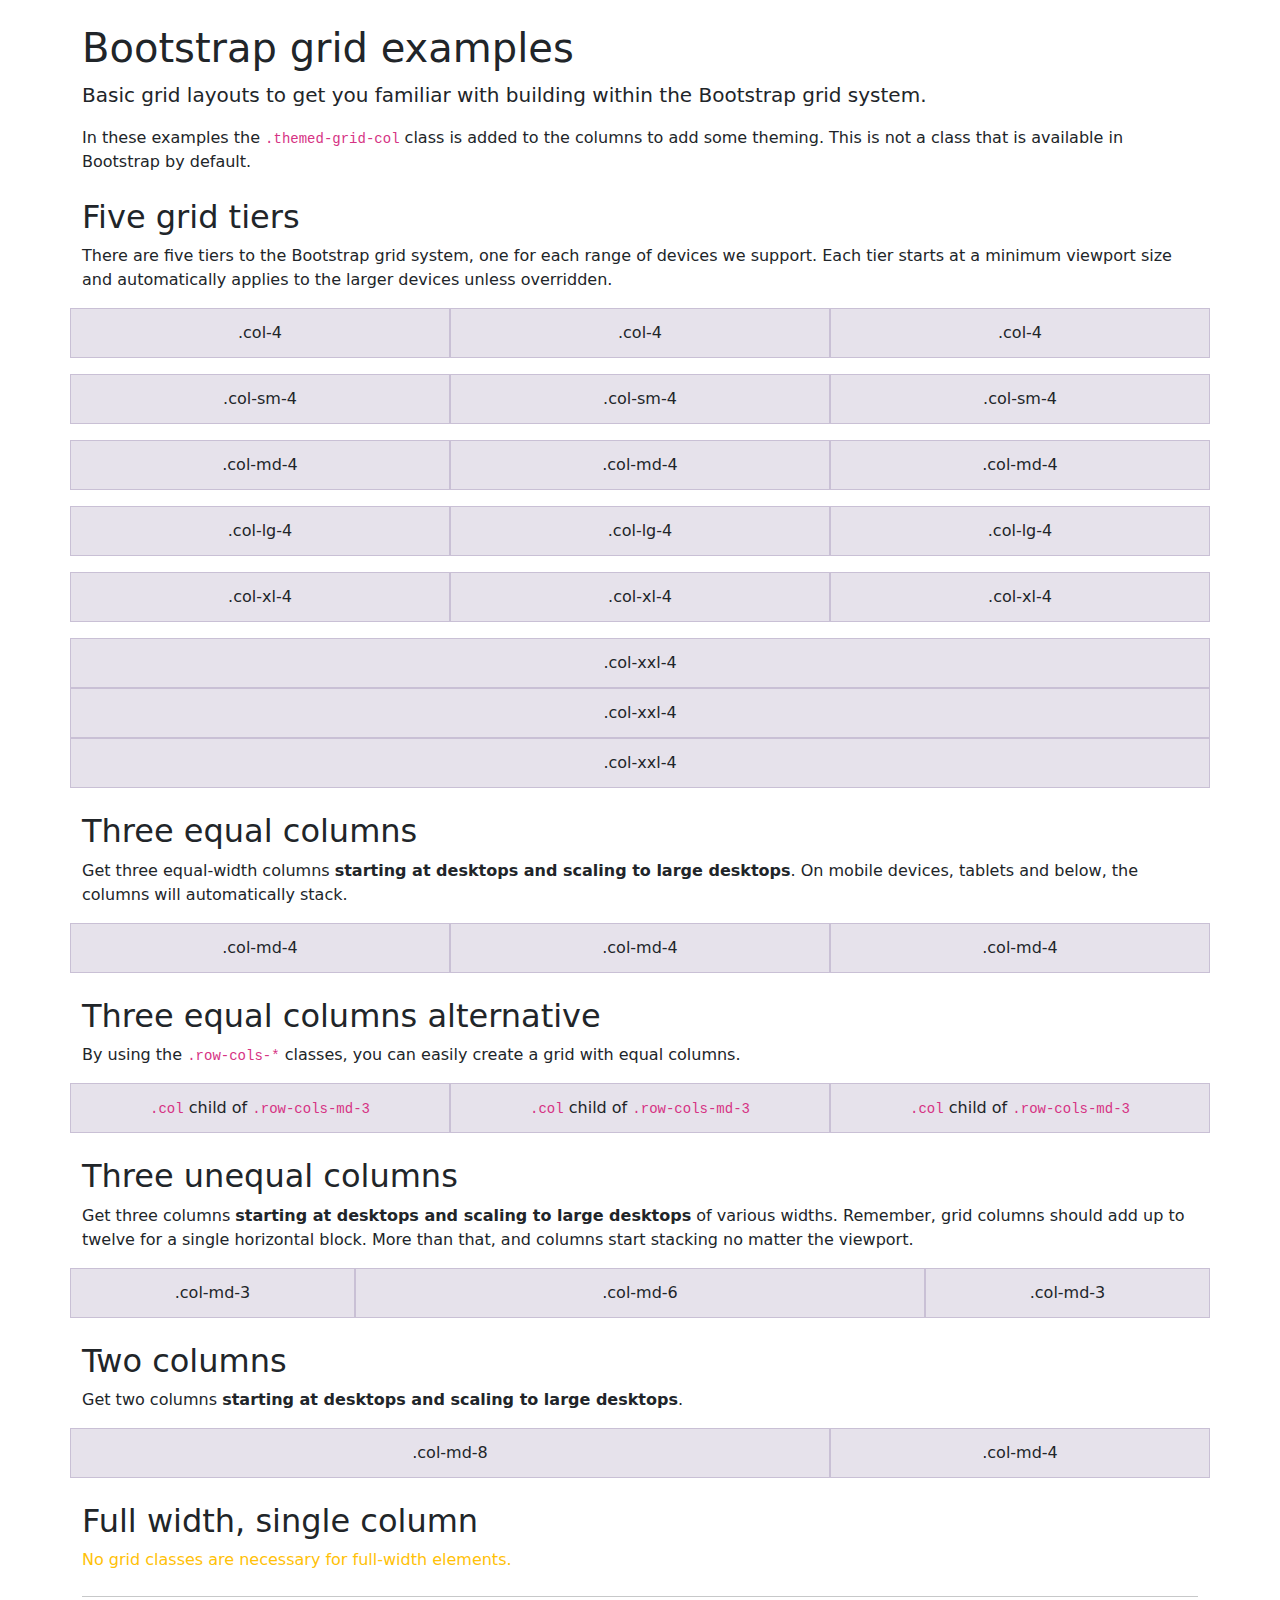
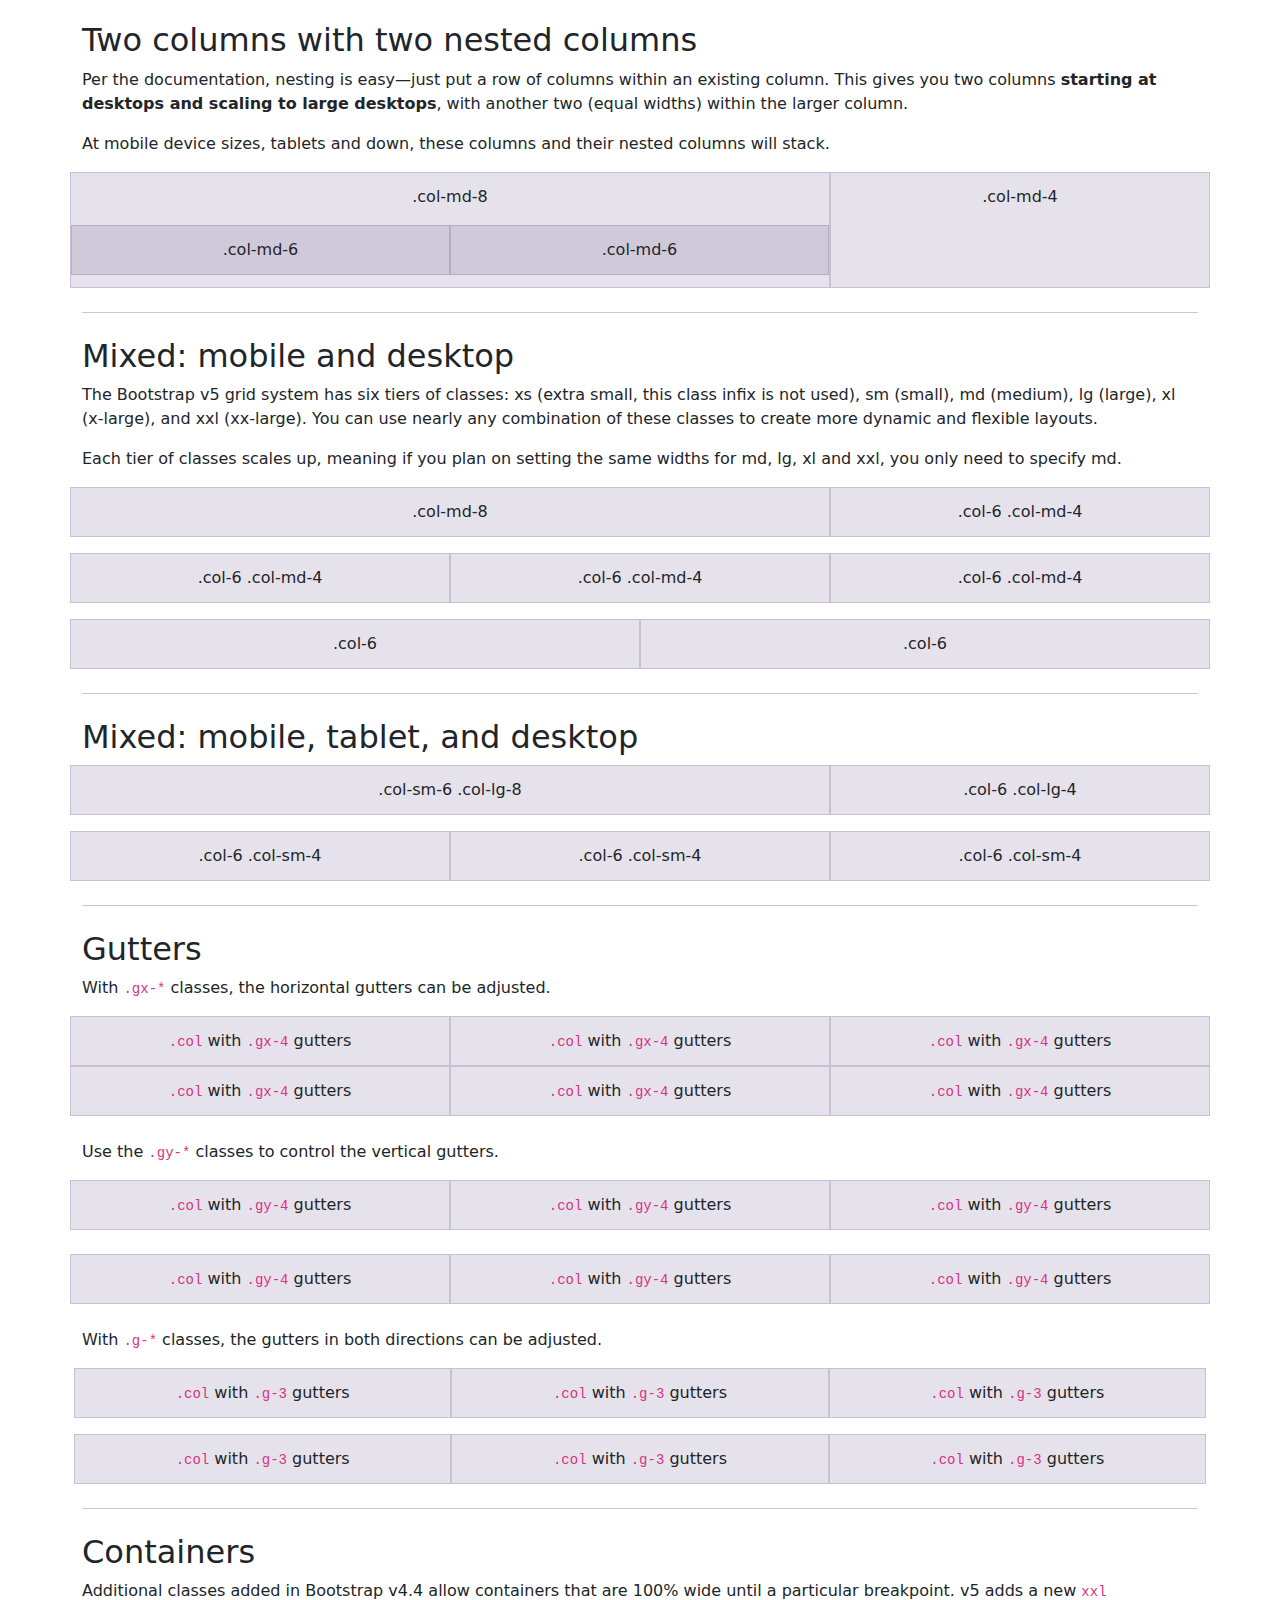
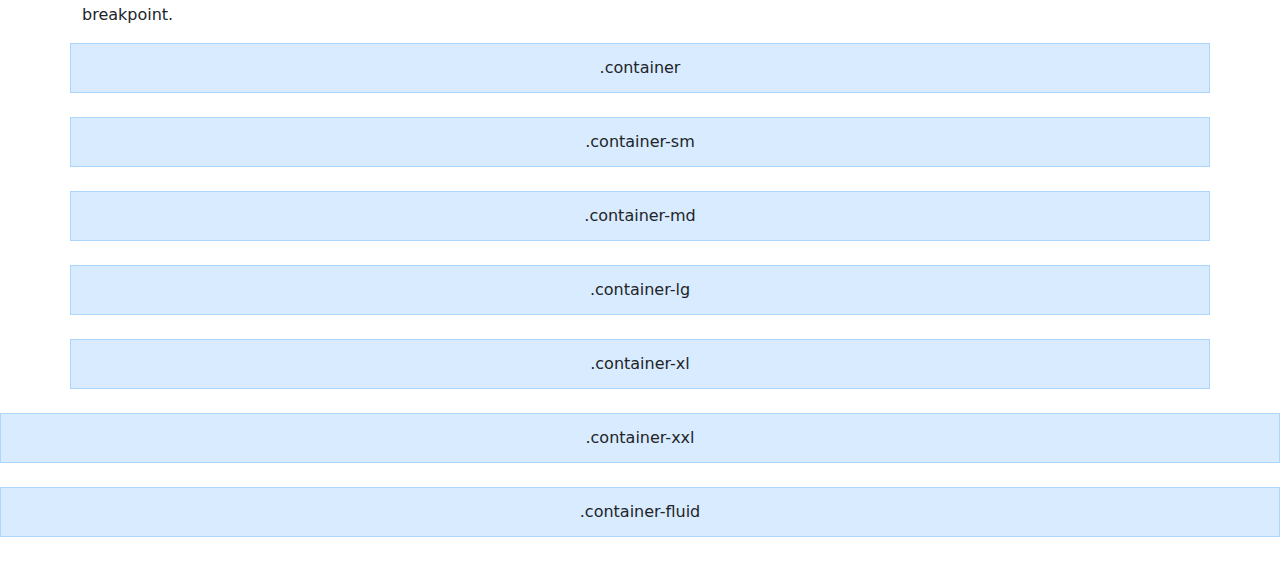
<file: grid/index.html>
<!doctype html>
<html lang="en">
  <head>
    <meta charset="utf-8">
    <meta name="viewport" content="width=device-width, initial-scale=1">
    <meta name="description" content="">
    <meta name="author" content="Mark Otto, Jacob Thornton, and Bootstrap contributors">
    <meta name="generator" content="Hugo 0.101.0">
    <title>Grid Template · Bootstrap v5.2</title>

    <link rel="canonical" href="https://getbootstrap.com/docs/5.2/examples/grid/">

    

    

<link href="../assets/dist/css/bootstrap.min.css" rel="stylesheet">

    <style>
      .bd-placeholder-img {
        font-size: 1.125rem;
        text-anchor: middle;
        -webkit-user-select: none;
        -moz-user-select: none;
        user-select: none;
      }

      @media (min-width: 768px) {
        .bd-placeholder-img-lg {
          font-size: 3.5rem;
        }
      }

      .b-example-divider {
        height: 3rem;
        background-color: rgba(0, 0, 0, .1);
        border: solid rgba(0, 0, 0, .15);
        border-width: 1px 0;
        box-shadow: inset 0 .5em 1.5em rgba(0, 0, 0, .1), inset 0 .125em .5em rgba(0, 0, 0, .15);
      }

      .b-example-vr {
        flex-shrink: 0;
        width: 1.5rem;
        height: 100vh;
      }

      .bi {
        vertical-align: -.125em;
        fill: currentColor;
      }

      .nav-scroller {
        position: relative;
        z-index: 2;
        height: 2.75rem;
        overflow-y: hidden;
      }

      .nav-scroller .nav {
        display: flex;
        flex-wrap: nowrap;
        padding-bottom: 1rem;
        margin-top: -1px;
        overflow-x: auto;
        text-align: center;
        white-space: nowrap;
        -webkit-overflow-scrolling: touch;
      }
    </style>

    
    <!-- Custom styles for this template -->
    <link href="grid.css" rel="stylesheet">
  </head>
  <body class="py-4">
    
<main>
  <div class="container">

    <h1>Bootstrap grid examples</h1>
    <p class="lead">Basic grid layouts to get you familiar with building within the Bootstrap grid system.</p>
    <p>In these examples the <code>.themed-grid-col</code> class is added to the columns to add some theming. This is not a class that is available in Bootstrap by default.</p>

    <h2 class="mt-4">Five grid tiers</h2>
    <p>There are five tiers to the Bootstrap grid system, one for each range of devices we support. Each tier starts at a minimum viewport size and automatically applies to the larger devices unless overridden.</p>

    <div class="row mb-3 text-center">
      <div class="col-4 themed-grid-col">.col-4</div>
      <div class="col-4 themed-grid-col">.col-4</div>
      <div class="col-4 themed-grid-col">.col-4</div>
    </div>

    <div class="row mb-3 text-center">
      <div class="col-sm-4 themed-grid-col">.col-sm-4</div>
      <div class="col-sm-4 themed-grid-col">.col-sm-4</div>
      <div class="col-sm-4 themed-grid-col">.col-sm-4</div>
    </div>

    <div class="row mb-3 text-center">
      <div class="col-md-4 themed-grid-col">.col-md-4</div>
      <div class="col-md-4 themed-grid-col">.col-md-4</div>
      <div class="col-md-4 themed-grid-col">.col-md-4</div>
    </div>

    <div class="row mb-3 text-center">
      <div class="col-lg-4 themed-grid-col">.col-lg-4</div>
      <div class="col-lg-4 themed-grid-col">.col-lg-4</div>
      <div class="col-lg-4 themed-grid-col">.col-lg-4</div>
    </div>

    <div class="row mb-3 text-center">
      <div class="col-xl-4 themed-grid-col">.col-xl-4</div>
      <div class="col-xl-4 themed-grid-col">.col-xl-4</div>
      <div class="col-xl-4 themed-grid-col">.col-xl-4</div>
    </div>

    <div class="row mb-3 text-center">
      <div class="col-xxl-4 themed-grid-col">.col-xxl-4</div>
      <div class="col-xxl-4 themed-grid-col">.col-xxl-4</div>
      <div class="col-xxl-4 themed-grid-col">.col-xxl-4</div>
    </div>

    <h2 class="mt-4">Three equal columns</h2>
    <p>Get three equal-width columns <strong>starting at desktops and scaling to large desktops</strong>. On mobile devices, tablets and below, the columns will automatically stack.</p>
    <div class="row mb-3 text-center">
      <div class="col-md-4 themed-grid-col">.col-md-4</div>
      <div class="col-md-4 themed-grid-col">.col-md-4</div>
      <div class="col-md-4 themed-grid-col">.col-md-4</div>
    </div>

    <h2 class="mt-4">Three equal columns alternative</h2>
    <p>By using the <code>.row-cols-*</code> classes, you can easily create a grid with equal columns.</p>
    <div class="row row-cols-md-3 mb-3 text-center">
      <div class="col themed-grid-col"><code>.col</code> child of <code>.row-cols-md-3</code></div>
      <div class="col themed-grid-col"><code>.col</code> child of <code>.row-cols-md-3</code></div>
      <div class="col themed-grid-col"><code>.col</code> child of <code>.row-cols-md-3</code></div>
    </div>

    <h2 class="mt-4">Three unequal columns</h2>
    <p>Get three columns <strong>starting at desktops and scaling to large desktops</strong> of various widths. Remember, grid columns should add up to twelve for a single horizontal block. More than that, and columns start stacking no matter the viewport.</p>
    <div class="row mb-3 text-center">
      <div class="col-md-3 themed-grid-col">.col-md-3</div>
      <div class="col-md-6 themed-grid-col">.col-md-6</div>
      <div class="col-md-3 themed-grid-col">.col-md-3</div>
    </div>

    <h2 class="mt-4">Two columns</h2>
    <p>Get two columns <strong>starting at desktops and scaling to large desktops</strong>.</p>
    <div class="row mb-3 text-center">
      <div class="col-md-8 themed-grid-col">.col-md-8</div>
      <div class="col-md-4 themed-grid-col">.col-md-4</div>
    </div>

    <h2 class="mt-4">Full width, single column</h2>
    <p class="text-warning">
      No grid classes are necessary for full-width elements.
    </p>

    <hr class="my-4">

    <h2 class="mt-4">Two columns with two nested columns</h2>
    <p>Per the documentation, nesting is easy—just put a row of columns within an existing column. This gives you two columns <strong>starting at desktops and scaling to large desktops</strong>, with another two (equal widths) within the larger column.</p>
    <p>At mobile device sizes, tablets and down, these columns and their nested columns will stack.</p>
    <div class="row mb-3 text-center">
      <div class="col-md-8 themed-grid-col">
        <div class="pb-3">
          .col-md-8
        </div>
        <div class="row">
          <div class="col-md-6 themed-grid-col">.col-md-6</div>
          <div class="col-md-6 themed-grid-col">.col-md-6</div>
        </div>
      </div>
      <div class="col-md-4 themed-grid-col">.col-md-4</div>
    </div>

    <hr class="my-4">

    <h2 class="mt-4">Mixed: mobile and desktop</h2>
    <p>The Bootstrap v5 grid system has six tiers of classes: xs (extra small, this class infix is not used), sm (small), md (medium), lg (large), xl (x-large), and xxl (xx-large). You can use nearly any combination of these classes to create more dynamic and flexible layouts.</p>
    <p>Each tier of classes scales up, meaning if you plan on setting the same widths for md, lg, xl and xxl, you only need to specify md.</p>
    <div class="row mb-3 text-center">
      <div class="col-md-8 themed-grid-col">.col-md-8</div>
      <div class="col-6 col-md-4 themed-grid-col">.col-6 .col-md-4</div>
    </div>
    <div class="row mb-3 text-center">
      <div class="col-6 col-md-4 themed-grid-col">.col-6 .col-md-4</div>
      <div class="col-6 col-md-4 themed-grid-col">.col-6 .col-md-4</div>
      <div class="col-6 col-md-4 themed-grid-col">.col-6 .col-md-4</div>
    </div>
    <div class="row mb-3 text-center">
      <div class="col-6 themed-grid-col">.col-6</div>
      <div class="col-6 themed-grid-col">.col-6</div>
    </div>

    <hr class="my-4">

    <h2 class="mt-4">Mixed: mobile, tablet, and desktop</h2>
    <div class="row mb-3 text-center">
      <div class="col-sm-6 col-lg-8 themed-grid-col">.col-sm-6 .col-lg-8</div>
      <div class="col-6 col-lg-4 themed-grid-col">.col-6 .col-lg-4</div>
    </div>
    <div class="row mb-3 text-center">
      <div class="col-6 col-sm-4 themed-grid-col">.col-6 .col-sm-4</div>
      <div class="col-6 col-sm-4 themed-grid-col">.col-6 .col-sm-4</div>
      <div class="col-6 col-sm-4 themed-grid-col">.col-6 .col-sm-4</div>
    </div>

    <hr class="my-4">

    <h2 class="mt-4">Gutters</h2>
    <p>With <code>.gx-*</code> classes, the horizontal gutters can be adjusted.</p>
    <div class="row row-cols-1 row-cols-md-3 gx-4 text-center">
      <div class="col themed-grid-col"><code>.col</code> with <code>.gx-4</code> gutters</div>
      <div class="col themed-grid-col"><code>.col</code> with <code>.gx-4</code> gutters</div>
      <div class="col themed-grid-col"><code>.col</code> with <code>.gx-4</code> gutters</div>
      <div class="col themed-grid-col"><code>.col</code> with <code>.gx-4</code> gutters</div>
      <div class="col themed-grid-col"><code>.col</code> with <code>.gx-4</code> gutters</div>
      <div class="col themed-grid-col"><code>.col</code> with <code>.gx-4</code> gutters</div>
    </div>
    <p class="mt-4">Use the <code>.gy-*</code> classes to control the vertical gutters.</p>
    <div class="row row-cols-1 row-cols-md-3 gy-4 text-center">
      <div class="col themed-grid-col"><code>.col</code> with <code>.gy-4</code> gutters</div>
      <div class="col themed-grid-col"><code>.col</code> with <code>.gy-4</code> gutters</div>
      <div class="col themed-grid-col"><code>.col</code> with <code>.gy-4</code> gutters</div>
      <div class="col themed-grid-col"><code>.col</code> with <code>.gy-4</code> gutters</div>
      <div class="col themed-grid-col"><code>.col</code> with <code>.gy-4</code> gutters</div>
      <div class="col themed-grid-col"><code>.col</code> with <code>.gy-4</code> gutters</div>
    </div>
    <p class="mt-4">With <code>.g-*</code> classes, the gutters in both directions can be adjusted.</p>
    <div class="row row-cols-1 row-cols-md-3 g-3 text-center">
      <div class="col themed-grid-col"><code>.col</code> with <code>.g-3</code> gutters</div>
      <div class="col themed-grid-col"><code>.col</code> with <code>.g-3</code> gutters</div>
      <div class="col themed-grid-col"><code>.col</code> with <code>.g-3</code> gutters</div>
      <div class="col themed-grid-col"><code>.col</code> with <code>.g-3</code> gutters</div>
      <div class="col themed-grid-col"><code>.col</code> with <code>.g-3</code> gutters</div>
      <div class="col themed-grid-col"><code>.col</code> with <code>.g-3</code> gutters</div>
    </div>
  </div>

  <div class="container" id="containers">
    <hr class="my-4">

    <h2 class="mt-4">Containers</h2>
    <p>Additional classes added in Bootstrap v4.4 allow containers that are 100% wide until a particular breakpoint. v5 adds a new <code>xxl</code> breakpoint.</p>
  </div>

  <div class="container themed-container text-center">.container</div>
  <div class="container-sm themed-container text-center">.container-sm</div>
  <div class="container-md themed-container text-center">.container-md</div>
  <div class="container-lg themed-container text-center">.container-lg</div>
  <div class="container-xl themed-container text-center">.container-xl</div>
  <div class="container-xxl themed-container text-center">.container-xxl</div>
  <div class="container-fluid themed-container text-center">.container-fluid</div>
</main>


    
  </body>
</html>
</file>
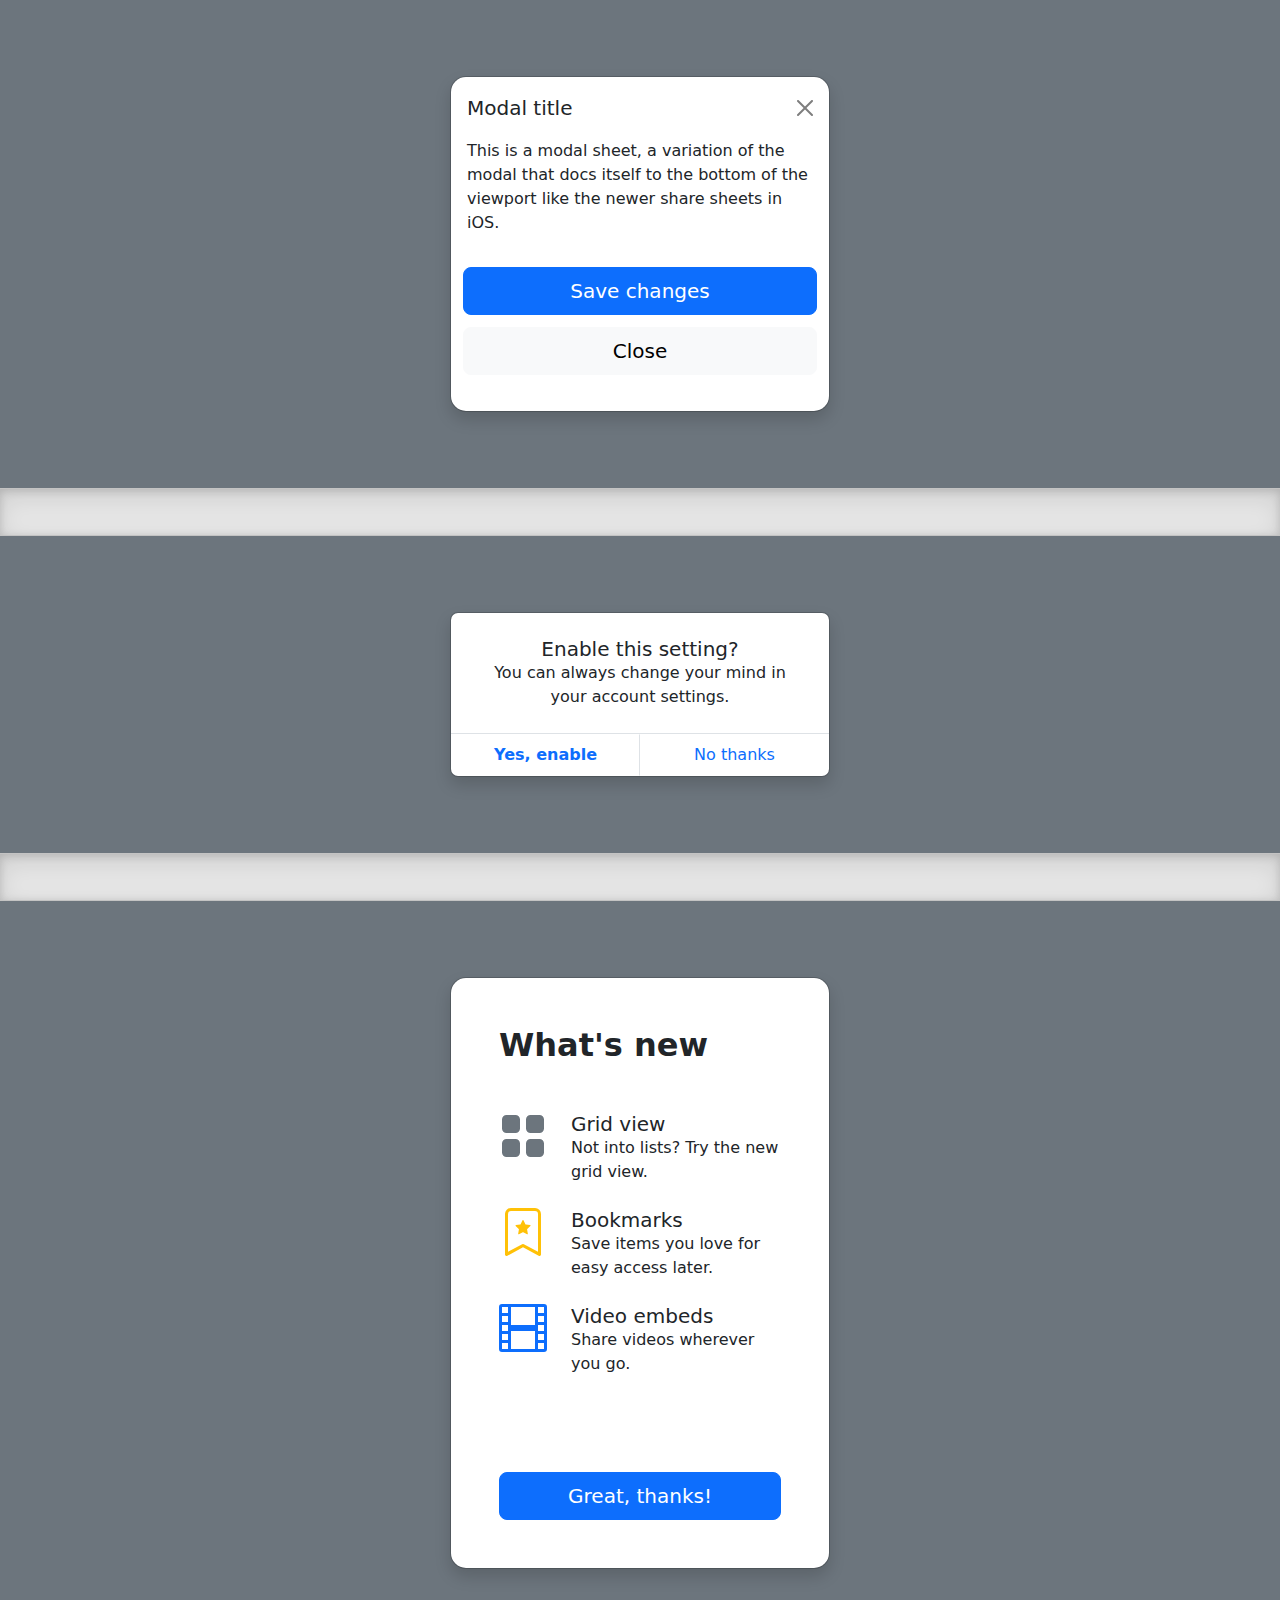
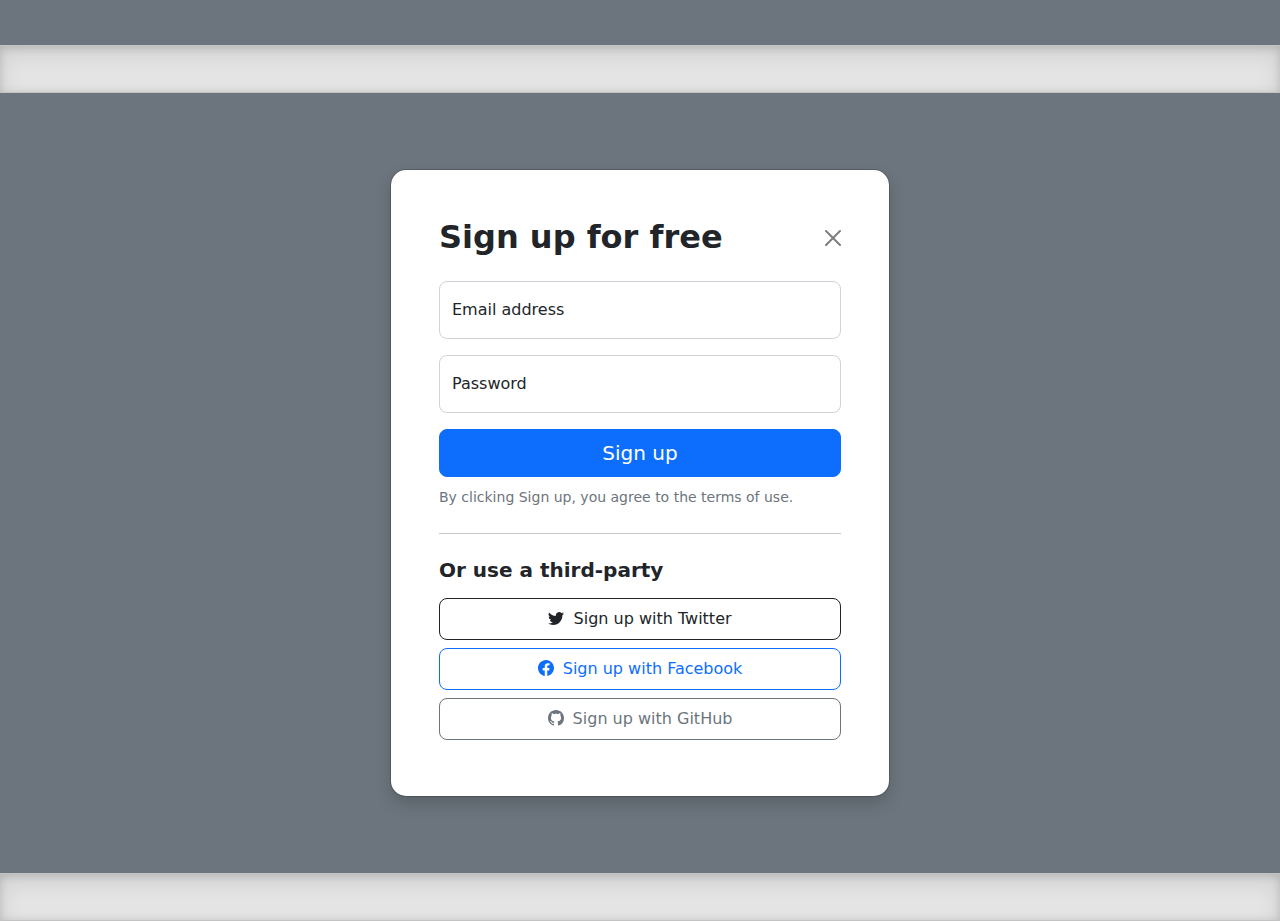
<file: modals/index.html>
<!doctype html>
<html lang="en">
  <head>
    <meta charset="utf-8">
    <meta name="viewport" content="width=device-width, initial-scale=1">
    <meta name="description" content="">
    <meta name="author" content="Mark Otto, Jacob Thornton, and Bootstrap contributors">
    <meta name="generator" content="Hugo 0.101.0">
    <title>Modals · Bootstrap v5.2</title>

    <link rel="canonical" href="https://getbootstrap.com/docs/5.2/examples/modals/">

    

    

<link href="../assets/dist/css/bootstrap.min.css" rel="stylesheet">

    <style>
      .bd-placeholder-img {
        font-size: 1.125rem;
        text-anchor: middle;
        -webkit-user-select: none;
        -moz-user-select: none;
        user-select: none;
      }

      @media (min-width: 768px) {
        .bd-placeholder-img-lg {
          font-size: 3.5rem;
        }
      }

      .b-example-divider {
        height: 3rem;
        background-color: rgba(0, 0, 0, .1);
        border: solid rgba(0, 0, 0, .15);
        border-width: 1px 0;
        box-shadow: inset 0 .5em 1.5em rgba(0, 0, 0, .1), inset 0 .125em .5em rgba(0, 0, 0, .15);
      }

      .b-example-vr {
        flex-shrink: 0;
        width: 1.5rem;
        height: 100vh;
      }

      .bi {
        vertical-align: -.125em;
        fill: currentColor;
      }

      .nav-scroller {
        position: relative;
        z-index: 2;
        height: 2.75rem;
        overflow-y: hidden;
      }

      .nav-scroller .nav {
        display: flex;
        flex-wrap: nowrap;
        padding-bottom: 1rem;
        margin-top: -1px;
        overflow-x: auto;
        text-align: center;
        white-space: nowrap;
        -webkit-overflow-scrolling: touch;
      }
    </style>

    
    <!-- Custom styles for this template -->
    <link href="modals.css" rel="stylesheet">
  </head>
  <body>
    
<svg xmlns="http://www.w3.org/2000/svg" style="display: none;">
  <symbol id="bootstrap" viewBox="0 0 118 94">
    <title>Bootstrap</title>
    <path fill-rule="evenodd" clip-rule="evenodd" d="M24.509 0c-6.733 0-11.715 5.893-11.492 12.284.214 6.14-.064 14.092-2.066 20.577C8.943 39.365 5.547 43.485 0 44.014v5.972c5.547.529 8.943 4.649 10.951 11.153 2.002 6.485 2.28 14.437 2.066 20.577C12.794 88.106 17.776 94 24.51 94H93.5c6.733 0 11.714-5.893 11.491-12.284-.214-6.14.064-14.092 2.066-20.577 2.009-6.504 5.396-10.624 10.943-11.153v-5.972c-5.547-.529-8.934-4.649-10.943-11.153-2.002-6.484-2.28-14.437-2.066-20.577C105.214 5.894 100.233 0 93.5 0H24.508zM80 57.863C80 66.663 73.436 72 62.543 72H44a2 2 0 01-2-2V24a2 2 0 012-2h18.437c9.083 0 15.044 4.92 15.044 12.474 0 5.302-4.01 10.049-9.119 10.88v.277C75.317 46.394 80 51.21 80 57.863zM60.521 28.34H49.948v14.934h8.905c6.884 0 10.68-2.772 10.68-7.727 0-4.643-3.264-7.207-9.012-7.207zM49.948 49.2v16.458H60.91c7.167 0 10.964-2.876 10.964-8.281 0-5.406-3.903-8.178-11.425-8.178H49.948z"></path>
  </symbol>

  <symbol id="exclamation-triangle-fill" viewBox="0 0 16 16">
    <path d="M8.982 1.566a1.13 1.13 0 0 0-1.96 0L.165 13.233c-.457.778.091 1.767.98 1.767h13.713c.889 0 1.438-.99.98-1.767L8.982 1.566zM8 5c.535 0 .954.462.9.995l-.35 3.507a.552.552 0 0 1-1.1 0L7.1 5.995A.905.905 0 0 1 8 5zm.002 6a1 1 0 1 1 0 2 1 1 0 0 1 0-2z"/>
  </symbol>

  <symbol id="check2" viewBox="0 0 16 16">
    <path d="M13.854 3.646a.5.5 0 0 1 0 .708l-7 7a.5.5 0 0 1-.708 0l-3.5-3.5a.5.5 0 1 1 .708-.708L6.5 10.293l6.646-6.647a.5.5 0 0 1 .708 0z"/>
  </symbol>

  <symbol id="check2-circle" viewBox="0 0 16 16">
    <path d="M2.5 8a5.5 5.5 0 0 1 8.25-4.764.5.5 0 0 0 .5-.866A6.5 6.5 0 1 0 14.5 8a.5.5 0 0 0-1 0 5.5 5.5 0 1 1-11 0z"/>
    <path d="M15.354 3.354a.5.5 0 0 0-.708-.708L8 9.293 5.354 6.646a.5.5 0 1 0-.708.708l3 3a.5.5 0 0 0 .708 0l7-7z"/>
  </symbol>

  <symbol id="bookmark-star" viewBox="0 0 16 16">
    <path d="M7.84 4.1a.178.178 0 0 1 .32 0l.634 1.285a.178.178 0 0 0 .134.098l1.42.206c.145.021.204.2.098.303L9.42 6.993a.178.178 0 0 0-.051.158l.242 1.414a.178.178 0 0 1-.258.187l-1.27-.668a.178.178 0 0 0-.165 0l-1.27.668a.178.178 0 0 1-.257-.187l.242-1.414a.178.178 0 0 0-.05-.158l-1.03-1.001a.178.178 0 0 1 .098-.303l1.42-.206a.178.178 0 0 0 .134-.098L7.84 4.1z"/>
    <path d="M2 2a2 2 0 0 1 2-2h8a2 2 0 0 1 2 2v13.5a.5.5 0 0 1-.777.416L8 13.101l-5.223 2.815A.5.5 0 0 1 2 15.5V2zm2-1a1 1 0 0 0-1 1v12.566l4.723-2.482a.5.5 0 0 1 .554 0L13 14.566V2a1 1 0 0 0-1-1H4z"/>
  </symbol>

  <symbol id="grid-fill" viewBox="0 0 16 16">
    <path d="M1 2.5A1.5 1.5 0 0 1 2.5 1h3A1.5 1.5 0 0 1 7 2.5v3A1.5 1.5 0 0 1 5.5 7h-3A1.5 1.5 0 0 1 1 5.5v-3zm8 0A1.5 1.5 0 0 1 10.5 1h3A1.5 1.5 0 0 1 15 2.5v3A1.5 1.5 0 0 1 13.5 7h-3A1.5 1.5 0 0 1 9 5.5v-3zm-8 8A1.5 1.5 0 0 1 2.5 9h3A1.5 1.5 0 0 1 7 10.5v3A1.5 1.5 0 0 1 5.5 15h-3A1.5 1.5 0 0 1 1 13.5v-3zm8 0A1.5 1.5 0 0 1 10.5 9h3a1.5 1.5 0 0 1 1.5 1.5v3a1.5 1.5 0 0 1-1.5 1.5h-3A1.5 1.5 0 0 1 9 13.5v-3z"/>
  </symbol>

  <symbol id="stars" viewBox="0 0 16 16">
    <path d="M7.657 6.247c.11-.33.576-.33.686 0l.645 1.937a2.89 2.89 0 0 0 1.829 1.828l1.936.645c.33.11.33.576 0 .686l-1.937.645a2.89 2.89 0 0 0-1.828 1.829l-.645 1.936a.361.361 0 0 1-.686 0l-.645-1.937a2.89 2.89 0 0 0-1.828-1.828l-1.937-.645a.361.361 0 0 1 0-.686l1.937-.645a2.89 2.89 0 0 0 1.828-1.828l.645-1.937zM3.794 1.148a.217.217 0 0 1 .412 0l.387 1.162c.173.518.579.924 1.097 1.097l1.162.387a.217.217 0 0 1 0 .412l-1.162.387A1.734 1.734 0 0 0 4.593 5.69l-.387 1.162a.217.217 0 0 1-.412 0L3.407 5.69A1.734 1.734 0 0 0 2.31 4.593l-1.162-.387a.217.217 0 0 1 0-.412l1.162-.387A1.734 1.734 0 0 0 3.407 2.31l.387-1.162zM10.863.099a.145.145 0 0 1 .274 0l.258.774c.115.346.386.617.732.732l.774.258a.145.145 0 0 1 0 .274l-.774.258a1.156 1.156 0 0 0-.732.732l-.258.774a.145.145 0 0 1-.274 0l-.258-.774a1.156 1.156 0 0 0-.732-.732L9.1 2.137a.145.145 0 0 1 0-.274l.774-.258c.346-.115.617-.386.732-.732L10.863.1z"/>
  </symbol>

  <symbol id="film" viewBox="0 0 16 16">
    <path d="M0 1a1 1 0 0 1 1-1h14a1 1 0 0 1 1 1v14a1 1 0 0 1-1 1H1a1 1 0 0 1-1-1V1zm4 0v6h8V1H4zm8 8H4v6h8V9zM1 1v2h2V1H1zm2 3H1v2h2V4zM1 7v2h2V7H1zm2 3H1v2h2v-2zm-2 3v2h2v-2H1zM15 1h-2v2h2V1zm-2 3v2h2V4h-2zm2 3h-2v2h2V7zm-2 3v2h2v-2h-2zm2 3h-2v2h2v-2z"/>
  </symbol>

  <symbol id="github" viewBox="0 0 16 16">
    <path d="M8 0C3.58 0 0 3.58 0 8c0 3.54 2.29 6.53 5.47 7.59.4.07.55-.17.55-.38 0-.19-.01-.82-.01-1.49-2.01.37-2.53-.49-2.69-.94-.09-.23-.48-.94-.82-1.13-.28-.15-.68-.52-.01-.53.63-.01 1.08.58 1.23.82.72 1.21 1.87.87 2.33.66.07-.52.28-.87.51-1.07-1.78-.2-3.64-.89-3.64-3.95 0-.87.31-1.59.82-2.15-.08-.2-.36-1.02.08-2.12 0 0 .67-.21 2.2.82.64-.18 1.32-.27 2-.27.68 0 1.36.09 2 .27 1.53-1.04 2.2-.82 2.2-.82.44 1.1.16 1.92.08 2.12.51.56.82 1.27.82 2.15 0 3.07-1.87 3.75-3.65 3.95.29.25.54.73.54 1.48 0 1.07-.01 1.93-.01 2.2 0 .21.15.46.55.38A8.012 8.012 0 0 0 16 8c0-4.42-3.58-8-8-8z"/>
  </symbol>

  <symbol id="twitter" viewBox="0 0 16 16">
    <path d="M5.026 15c6.038 0 9.341-5.003 9.341-9.334 0-.14 0-.282-.006-.422A6.685 6.685 0 0 0 16 3.542a6.658 6.658 0 0 1-1.889.518 3.301 3.301 0 0 0 1.447-1.817 6.533 6.533 0 0 1-2.087.793A3.286 3.286 0 0 0 7.875 6.03a9.325 9.325 0 0 1-6.767-3.429 3.289 3.289 0 0 0 1.018 4.382A3.323 3.323 0 0 1 .64 6.575v.045a3.288 3.288 0 0 0 2.632 3.218 3.203 3.203 0 0 1-.865.115 3.23 3.23 0 0 1-.614-.057 3.283 3.283 0 0 0 3.067 2.277A6.588 6.588 0 0 1 .78 13.58a6.32 6.32 0 0 1-.78-.045A9.344 9.344 0 0 0 5.026 15z"/>
  </symbol>

  <symbol id="facebook" viewBox="0 0 16 16">
    <path d="M16 8.049c0-4.446-3.582-8.05-8-8.05C3.58 0-.002 3.603-.002 8.05c0 4.017 2.926 7.347 6.75 7.951v-5.625h-2.03V8.05H6.75V6.275c0-2.017 1.195-3.131 3.022-3.131.876 0 1.791.157 1.791.157v1.98h-1.009c-.993 0-1.303.621-1.303 1.258v1.51h2.218l-.354 2.326H9.25V16c3.824-.604 6.75-3.934 6.75-7.951z"/>
  </symbol>
</svg>

<div class="modal modal-sheet position-static d-block bg-secondary py-5" tabindex="-1" role="dialog" id="modalSheet">
  <div class="modal-dialog" role="document">
    <div class="modal-content rounded-4 shadow">
      <div class="modal-header border-bottom-0">
        <h5 class="modal-title">Modal title</h5>
        <button type="button" class="btn-close" data-bs-dismiss="modal" aria-label="Close"></button>
      </div>
      <div class="modal-body py-0">
        <p>This is a modal sheet, a variation of the modal that docs itself to the bottom of the viewport like the newer share sheets in iOS.</p>
      </div>
      <div class="modal-footer flex-column border-top-0">
        <button type="button" class="btn btn-lg btn-primary w-100 mx-0 mb-2">Save changes</button>
        <button type="button" class="btn btn-lg btn-light w-100 mx-0" data-bs-dismiss="modal">Close</button>
      </div>
    </div>
  </div>
</div>

<div class="b-example-divider"></div>

<div class="modal modal-alert position-static d-block bg-secondary py-5" tabindex="-1" role="dialog" id="modalChoice">
  <div class="modal-dialog" role="document">
    <div class="modal-content rounded-3 shadow">
      <div class="modal-body p-4 text-center">
        <h5 class="mb-0">Enable this setting?</h5>
        <p class="mb-0">You can always change your mind in your account settings.</p>
      </div>
      <div class="modal-footer flex-nowrap p-0">
        <button type="button" class="btn btn-lg btn-link fs-6 text-decoration-none col-6 m-0 rounded-0 border-end"><strong>Yes, enable</strong></button>
        <button type="button" class="btn btn-lg btn-link fs-6 text-decoration-none col-6 m-0 rounded-0" data-bs-dismiss="modal">No thanks</button>
      </div>
    </div>
  </div>
</div>

<div class="b-example-divider"></div>

<div class="modal modal-tour position-static d-block bg-secondary py-5" tabindex="-1" role="dialog" id="modalTour">
  <div class="modal-dialog" role="document">
    <div class="modal-content rounded-4 shadow">
      <div class="modal-body p-5">
        <h2 class="fw-bold mb-0">What's new</h2>

        <ul class="d-grid gap-4 my-5 list-unstyled">
          <li class="d-flex gap-4">
            <svg class="bi text-muted flex-shrink-0" width="48" height="48"><use xlink:href="#grid-fill"/></svg>
            <div>
              <h5 class="mb-0">Grid view</h5>
              Not into lists? Try the new grid view.
            </div>
          </li>
          <li class="d-flex gap-4">
            <svg class="bi text-warning flex-shrink-0" width="48" height="48"><use xlink:href="#bookmark-star"/></svg>
            <div>
              <h5 class="mb-0">Bookmarks</h5>
              Save items you love for easy access later.
            </div>
          </li>
          <li class="d-flex gap-4">
            <svg class="bi text-primary flex-shrink-0" width="48" height="48"><use xlink:href="#film"/></svg>
            <div>
              <h5 class="mb-0">Video embeds</h5>
              Share videos wherever you go.
            </div>
          </li>
        </ul>
        <button type="button" class="btn btn-lg btn-primary mt-5 w-100" data-bs-dismiss="modal">Great, thanks!</button>
      </div>
    </div>
  </div>
</div>

<div class="b-example-divider"></div>

<div class="modal modal-signin position-static d-block bg-secondary py-5" tabindex="-1" role="dialog" id="modalSignin">
  <div class="modal-dialog" role="document">
    <div class="modal-content rounded-4 shadow">
      <div class="modal-header p-5 pb-4 border-bottom-0">
        <!-- <h5 class="modal-title">Modal title</h5> -->
        <h2 class="fw-bold mb-0">Sign up for free</h2>
        <button type="button" class="btn-close" data-bs-dismiss="modal" aria-label="Close"></button>
      </div>

      <div class="modal-body p-5 pt-0">
        <form class="">
          <div class="form-floating mb-3">
            <input type="email" class="form-control rounded-3" id="floatingInput" placeholder="name@example.com">
            <label for="floatingInput">Email address</label>
          </div>
          <div class="form-floating mb-3">
            <input type="password" class="form-control rounded-3" id="floatingPassword" placeholder="Password">
            <label for="floatingPassword">Password</label>
          </div>
          <button class="w-100 mb-2 btn btn-lg rounded-3 btn-primary" type="submit">Sign up</button>
          <small class="text-muted">By clicking Sign up, you agree to the terms of use.</small>
          <hr class="my-4">
          <h2 class="fs-5 fw-bold mb-3">Or use a third-party</h2>
          <button class="w-100 py-2 mb-2 btn btn-outline-dark rounded-3" type="submit">
            <svg class="bi me-1" width="16" height="16"><use xlink:href="#twitter"/></svg>
            Sign up with Twitter
          </button>
          <button class="w-100 py-2 mb-2 btn btn-outline-primary rounded-3" type="submit">
            <svg class="bi me-1" width="16" height="16"><use xlink:href="#facebook"/></svg>
            Sign up with Facebook
          </button>
          <button class="w-100 py-2 mb-2 btn btn-outline-secondary rounded-3" type="submit">
            <svg class="bi me-1" width="16" height="16"><use xlink:href="#github"/></svg>
            Sign up with GitHub
          </button>
        </form>
      </div>
    </div>
  </div>
</div>

<div class="b-example-divider"></div>


    <script src="../assets/dist/js/bootstrap.bundle.min.js"></script>

      
  </body>
</html>
</file>
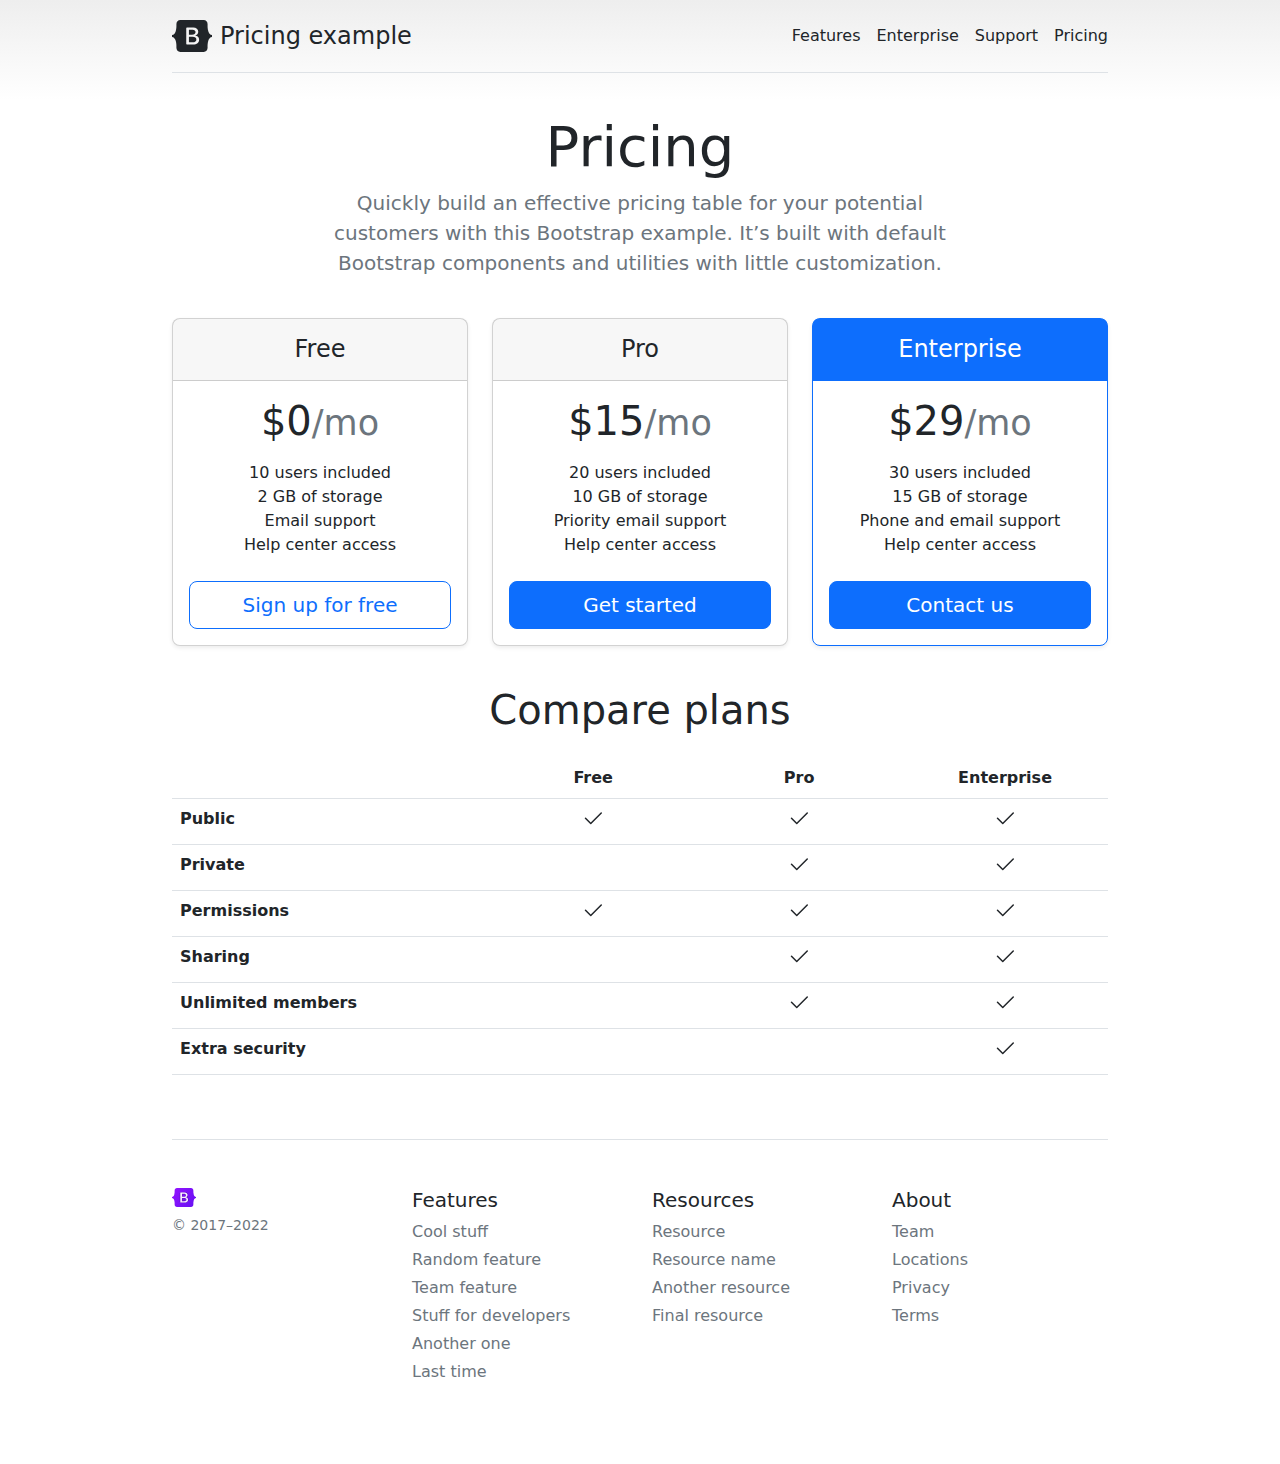
<file: pricing/index.html>
<!doctype html>
<html lang="en">
  <head>
    <meta charset="utf-8">
    <meta name="viewport" content="width=device-width, initial-scale=1">
    <meta name="description" content="">
    <meta name="author" content="Mark Otto, Jacob Thornton, and Bootstrap contributors">
    <meta name="generator" content="Hugo 0.101.0">
    <title>Pricing example · Bootstrap v5.2</title>

    <link rel="canonical" href="https://getbootstrap.com/docs/5.2/examples/pricing/">

    

    

<link href="../assets/dist/css/bootstrap.min.css" rel="stylesheet">

    <style>
      .bd-placeholder-img {
        font-size: 1.125rem;
        text-anchor: middle;
        -webkit-user-select: none;
        -moz-user-select: none;
        user-select: none;
      }

      @media (min-width: 768px) {
        .bd-placeholder-img-lg {
          font-size: 3.5rem;
        }
      }

      .b-example-divider {
        height: 3rem;
        background-color: rgba(0, 0, 0, .1);
        border: solid rgba(0, 0, 0, .15);
        border-width: 1px 0;
        box-shadow: inset 0 .5em 1.5em rgba(0, 0, 0, .1), inset 0 .125em .5em rgba(0, 0, 0, .15);
      }

      .b-example-vr {
        flex-shrink: 0;
        width: 1.5rem;
        height: 100vh;
      }

      .bi {
        vertical-align: -.125em;
        fill: currentColor;
      }

      .nav-scroller {
        position: relative;
        z-index: 2;
        height: 2.75rem;
        overflow-y: hidden;
      }

      .nav-scroller .nav {
        display: flex;
        flex-wrap: nowrap;
        padding-bottom: 1rem;
        margin-top: -1px;
        overflow-x: auto;
        text-align: center;
        white-space: nowrap;
        -webkit-overflow-scrolling: touch;
      }
    </style>

    
    <!-- Custom styles for this template -->
    <link href="pricing.css" rel="stylesheet">
  </head>
  <body>
    
<svg xmlns="http://www.w3.org/2000/svg" style="display: none;">
  <symbol id="check" viewBox="0 0 16 16">
    <title>Check</title>
    <path d="M13.854 3.646a.5.5 0 0 1 0 .708l-7 7a.5.5 0 0 1-.708 0l-3.5-3.5a.5.5 0 1 1 .708-.708L6.5 10.293l6.646-6.647a.5.5 0 0 1 .708 0z"/>
  </symbol>
</svg>

<div class="container py-3">
  <header>
    <div class="d-flex flex-column flex-md-row align-items-center pb-3 mb-4 border-bottom">
      <a href="/" class="d-flex align-items-center text-dark text-decoration-none">
        <svg xmlns="http://www.w3.org/2000/svg" width="40" height="32" class="me-2" viewBox="0 0 118 94" role="img"><title>Bootstrap</title><path fill-rule="evenodd" clip-rule="evenodd" d="M24.509 0c-6.733 0-11.715 5.893-11.492 12.284.214 6.14-.064 14.092-2.066 20.577C8.943 39.365 5.547 43.485 0 44.014v5.972c5.547.529 8.943 4.649 10.951 11.153 2.002 6.485 2.28 14.437 2.066 20.577C12.794 88.106 17.776 94 24.51 94H93.5c6.733 0 11.714-5.893 11.491-12.284-.214-6.14.064-14.092 2.066-20.577 2.009-6.504 5.396-10.624 10.943-11.153v-5.972c-5.547-.529-8.934-4.649-10.943-11.153-2.002-6.484-2.28-14.437-2.066-20.577C105.214 5.894 100.233 0 93.5 0H24.508zM80 57.863C80 66.663 73.436 72 62.543 72H44a2 2 0 01-2-2V24a2 2 0 012-2h18.437c9.083 0 15.044 4.92 15.044 12.474 0 5.302-4.01 10.049-9.119 10.88v.277C75.317 46.394 80 51.21 80 57.863zM60.521 28.34H49.948v14.934h8.905c6.884 0 10.68-2.772 10.68-7.727 0-4.643-3.264-7.207-9.012-7.207zM49.948 49.2v16.458H60.91c7.167 0 10.964-2.876 10.964-8.281 0-5.406-3.903-8.178-11.425-8.178H49.948z" fill="currentColor"></path></svg>
        <span class="fs-4">Pricing example</span>
      </a>

      <nav class="d-inline-flex mt-2 mt-md-0 ms-md-auto">
        <a class="me-3 py-2 text-dark text-decoration-none" href="#">Features</a>
        <a class="me-3 py-2 text-dark text-decoration-none" href="#">Enterprise</a>
        <a class="me-3 py-2 text-dark text-decoration-none" href="#">Support</a>
        <a class="py-2 text-dark text-decoration-none" href="#">Pricing</a>
      </nav>
    </div>

    <div class="pricing-header p-3 pb-md-4 mx-auto text-center">
      <h1 class="display-4 fw-normal">Pricing</h1>
      <p class="fs-5 text-muted">Quickly build an effective pricing table for your potential customers with this Bootstrap example. It’s built with default Bootstrap components and utilities with little customization.</p>
    </div>
  </header>

  <main>
    <div class="row row-cols-1 row-cols-md-3 mb-3 text-center">
      <div class="col">
        <div class="card mb-4 rounded-3 shadow-sm">
          <div class="card-header py-3">
            <h4 class="my-0 fw-normal">Free</h4>
          </div>
          <div class="card-body">
            <h1 class="card-title pricing-card-title">$0<small class="text-muted fw-light">/mo</small></h1>
            <ul class="list-unstyled mt-3 mb-4">
              <li>10 users included</li>
              <li>2 GB of storage</li>
              <li>Email support</li>
              <li>Help center access</li>
            </ul>
            <button type="button" class="w-100 btn btn-lg btn-outline-primary">Sign up for free</button>
          </div>
        </div>
      </div>
      <div class="col">
        <div class="card mb-4 rounded-3 shadow-sm">
          <div class="card-header py-3">
            <h4 class="my-0 fw-normal">Pro</h4>
          </div>
          <div class="card-body">
            <h1 class="card-title pricing-card-title">$15<small class="text-muted fw-light">/mo</small></h1>
            <ul class="list-unstyled mt-3 mb-4">
              <li>20 users included</li>
              <li>10 GB of storage</li>
              <li>Priority email support</li>
              <li>Help center access</li>
            </ul>
            <button type="button" class="w-100 btn btn-lg btn-primary">Get started</button>
          </div>
        </div>
      </div>
      <div class="col">
        <div class="card mb-4 rounded-3 shadow-sm border-primary">
          <div class="card-header py-3 text-bg-primary border-primary">
            <h4 class="my-0 fw-normal">Enterprise</h4>
          </div>
          <div class="card-body">
            <h1 class="card-title pricing-card-title">$29<small class="text-muted fw-light">/mo</small></h1>
            <ul class="list-unstyled mt-3 mb-4">
              <li>30 users included</li>
              <li>15 GB of storage</li>
              <li>Phone and email support</li>
              <li>Help center access</li>
            </ul>
            <button type="button" class="w-100 btn btn-lg btn-primary">Contact us</button>
          </div>
        </div>
      </div>
    </div>

    <h2 class="display-6 text-center mb-4">Compare plans</h2>

    <div class="table-responsive">
      <table class="table text-center">
        <thead>
          <tr>
            <th style="width: 34%;"></th>
            <th style="width: 22%;">Free</th>
            <th style="width: 22%;">Pro</th>
            <th style="width: 22%;">Enterprise</th>
          </tr>
        </thead>
        <tbody>
          <tr>
            <th scope="row" class="text-start">Public</th>
            <td><svg class="bi" width="24" height="24"><use xlink:href="#check"/></svg></td>
            <td><svg class="bi" width="24" height="24"><use xlink:href="#check"/></svg></td>
            <td><svg class="bi" width="24" height="24"><use xlink:href="#check"/></svg></td>
          </tr>
          <tr>
            <th scope="row" class="text-start">Private</th>
            <td></td>
            <td><svg class="bi" width="24" height="24"><use xlink:href="#check"/></svg></td>
            <td><svg class="bi" width="24" height="24"><use xlink:href="#check"/></svg></td>
          </tr>
        </tbody>

        <tbody>
          <tr>
            <th scope="row" class="text-start">Permissions</th>
            <td><svg class="bi" width="24" height="24"><use xlink:href="#check"/></svg></td>
            <td><svg class="bi" width="24" height="24"><use xlink:href="#check"/></svg></td>
            <td><svg class="bi" width="24" height="24"><use xlink:href="#check"/></svg></td>
          </tr>
          <tr>
            <th scope="row" class="text-start">Sharing</th>
            <td></td>
            <td><svg class="bi" width="24" height="24"><use xlink:href="#check"/></svg></td>
            <td><svg class="bi" width="24" height="24"><use xlink:href="#check"/></svg></td>
          </tr>
          <tr>
            <th scope="row" class="text-start">Unlimited members</th>
            <td></td>
            <td><svg class="bi" width="24" height="24"><use xlink:href="#check"/></svg></td>
            <td><svg class="bi" width="24" height="24"><use xlink:href="#check"/></svg></td>
          </tr>
          <tr>
            <th scope="row" class="text-start">Extra security</th>
            <td></td>
            <td></td>
            <td><svg class="bi" width="24" height="24"><use xlink:href="#check"/></svg></td>
          </tr>
        </tbody>
      </table>
    </div>
  </main>

  <footer class="pt-4 my-md-5 pt-md-5 border-top">
    <div class="row">
      <div class="col-12 col-md">
        <img class="mb-2" src="../assets/brand/bootstrap-logo.svg" alt="" width="24" height="19">
        <small class="d-block mb-3 text-muted">&copy; 2017–2022</small>
      </div>
      <div class="col-6 col-md">
        <h5>Features</h5>
        <ul class="list-unstyled text-small">
          <li class="mb-1"><a class="link-secondary text-decoration-none" href="#">Cool stuff</a></li>
          <li class="mb-1"><a class="link-secondary text-decoration-none" href="#">Random feature</a></li>
          <li class="mb-1"><a class="link-secondary text-decoration-none" href="#">Team feature</a></li>
          <li class="mb-1"><a class="link-secondary text-decoration-none" href="#">Stuff for developers</a></li>
          <li class="mb-1"><a class="link-secondary text-decoration-none" href="#">Another one</a></li>
          <li class="mb-1"><a class="link-secondary text-decoration-none" href="#">Last time</a></li>
        </ul>
      </div>
      <div class="col-6 col-md">
        <h5>Resources</h5>
        <ul class="list-unstyled text-small">
          <li class="mb-1"><a class="link-secondary text-decoration-none" href="#">Resource</a></li>
          <li class="mb-1"><a class="link-secondary text-decoration-none" href="#">Resource name</a></li>
          <li class="mb-1"><a class="link-secondary text-decoration-none" href="#">Another resource</a></li>
          <li class="mb-1"><a class="link-secondary text-decoration-none" href="#">Final resource</a></li>
        </ul>
      </div>
      <div class="col-6 col-md">
        <h5>About</h5>
        <ul class="list-unstyled text-small">
          <li class="mb-1"><a class="link-secondary text-decoration-none" href="#">Team</a></li>
          <li class="mb-1"><a class="link-secondary text-decoration-none" href="#">Locations</a></li>
          <li class="mb-1"><a class="link-secondary text-decoration-none" href="#">Privacy</a></li>
          <li class="mb-1"><a class="link-secondary text-decoration-none" href="#">Terms</a></li>
        </ul>
      </div>
    </div>
  </footer>
</div>


    
  </body>
</html>
</file>
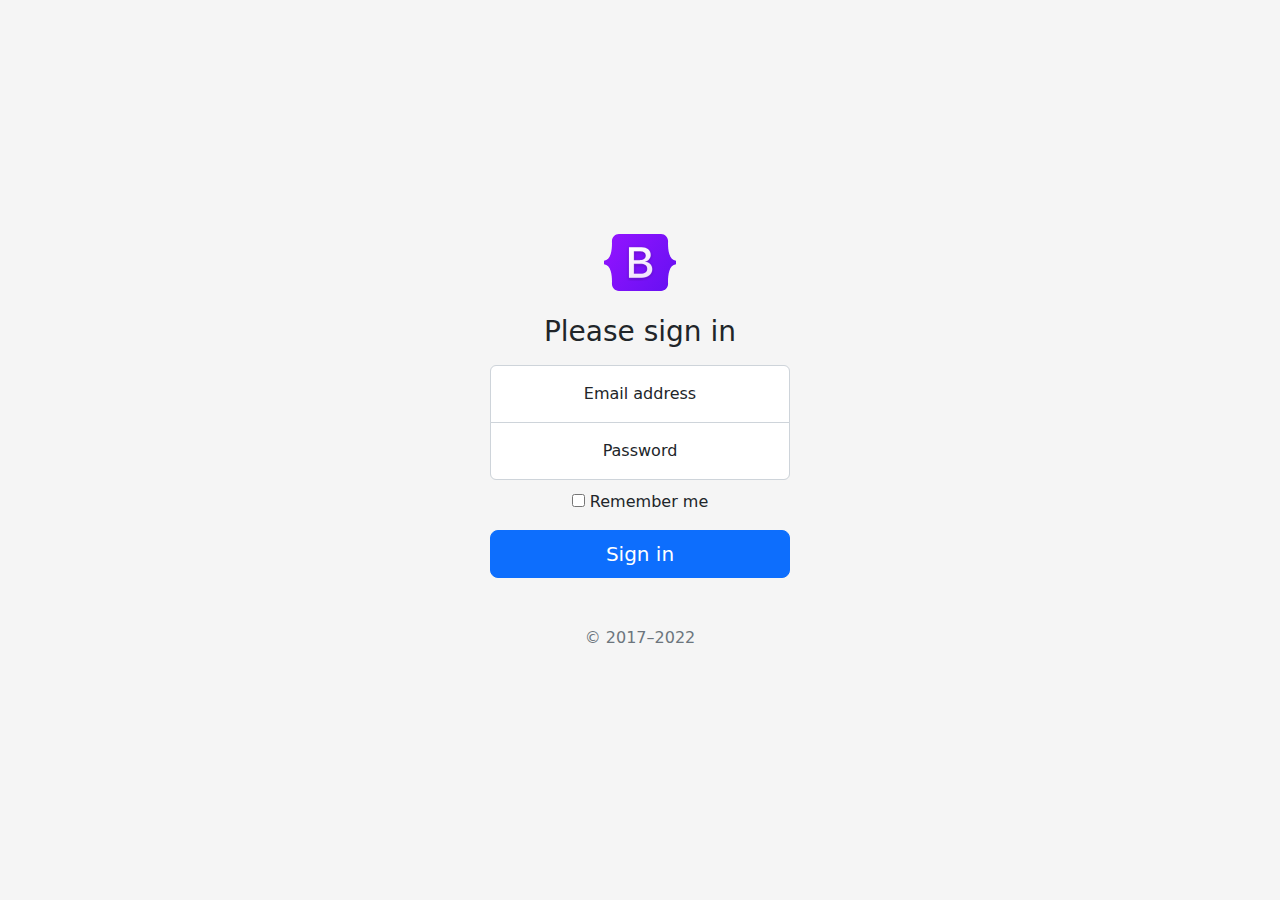
<file: sign-in/index.html>
<!doctype html>
<html lang="en">
  <head>
    <meta charset="utf-8">
    <meta name="viewport" content="width=device-width, initial-scale=1">
    <meta name="description" content="">
    <meta name="author" content="Mark Otto, Jacob Thornton, and Bootstrap contributors">
    <meta name="generator" content="Hugo 0.101.0">
    <title>Signin Template · Bootstrap v5.2</title>
    <link rel="canonical" href="https://getbootstrap.com/docs/5.2/examples/sign-in/">
<link href="../assets/dist/css/bootstrap.min.css" rel="stylesheet">

    <style>
      .bd-placeholder-img {
        font-size: 1.125rem;
        text-anchor: middle;
        -webkit-user-select: none;
        -moz-user-select: none;
        user-select: none;
      }

      @media (min-width: 768px) {
        .bd-placeholder-img-lg {
          font-size: 3.5rem;
        }
      }

      .b-example-divider {
        height: 3rem;
        background-color: rgba(0, 0, 0, .1);
        border: solid rgba(0, 0, 0, .15);
        border-width: 1px 0;
        box-shadow: inset 0 .5em 1.5em rgba(0, 0, 0, .1), inset 0 .125em .5em rgba(0, 0, 0, .15);
      }

      .b-example-vr {
        flex-shrink: 0;
        width: 1.5rem;
        height: 100vh;
      }

      .bi {
        vertical-align: -.125em;
        fill: currentColor;
      }

      .nav-scroller {
        position: relative;
        z-index: 2;
        height: 2.75rem;
        overflow-y: hidden;
      }

      .nav-scroller .nav {
        display: flex;
        flex-wrap: nowrap;
        padding-bottom: 1rem;
        margin-top: -1px;
        overflow-x: auto;
        text-align: center;
        white-space: nowrap;
        -webkit-overflow-scrolling: touch;
      }
    </style>

    
    <!-- Custom styles for this template -->
    <link href="signin.css" rel="stylesheet">
  </head>
  <body class="text-center">
    
<main class="form-signin w-100 m-auto">
  <form>
    <img class="mb-4" src="../assets/brand/bootstrap-logo.svg" alt="" width="72" height="57">
    <h1 class="h3 mb-3 fw-normal">Please sign in</h1>

    <div class="form-floating">
      <input type="email" class="form-control" id="floatingInput" placeholder="name@example.com">
      <label for="floatingInput">Email address</label>
    </div>
    <div class="form-floating">
      <input type="password" class="form-control" id="floatingPassword" placeholder="Password">
      <label for="floatingPassword">Password</label>
    </div>

    <div class="checkbox mb-3">
      <label>
        <input type="checkbox" value="remember-me"> Remember me
      </label>
    </div>
    <button class="w-100 btn btn-lg btn-primary" type="submit">Sign in</button>
    <p class="mt-5 mb-3 text-muted">&copy; 2017–2022</p>
  </form>
</main>


    
  </body>
</html>
</file>
<file: style.css>
.card:hover img{
transform: scale(1.2);
}
.card img{
    transition: all .4s ease;

}
.card{
    overflow: hidden;
}
form #bt{
    text-decoration: none;
    color: white;
}
</file>
<file: carousel.css>
/* GLOBAL STYLES
-------------------------------------------------- */
/* Padding below the footer and lighter body text */

body {
  padding-top: 3rem;
  padding-bottom: 3rem;
  color: #5a5a5a;
}


/* CUSTOMIZE THE CAROUSEL
-------------------------------------------------- */

/* Carousel base class */
.carousel {
  margin-bottom: 4rem;
}
/* Since positioning the image, we need to help out the caption */
.carousel-caption {
  bottom: 3rem;
  z-index: 10;
}

/* Declare heights because of positioning of img element */
.carousel-item {
  height: 32rem;
}


/* MARKETING CONTENT
-------------------------------------------------- */

/* Center align the text within the three columns below the carousel */
.marketing .col-lg-4 {
  margin-bottom: 1.5rem;
  text-align: center;
}
/* rtl:begin:ignore */
.marketing .col-lg-4 p {
  margin-right: .75rem;
  margin-left: .75rem;
}
/* rtl:end:ignore */


/* Featurettes
------------------------- */

.featurette-divider {
  margin: 5rem 0; /* Space out the Bootstrap <hr> more */
}

/* Thin out the marketing headings */
/* rtl:begin:remove */
.featurette-heading {
  letter-spacing: -.05rem;
}

/* rtl:end:remove */

/* RESPONSIVE CSS
-------------------------------------------------- */

@media (min-width: 40em) {
  /* Bump up size of carousel content */
  .carousel-caption p {
    margin-bottom: 1.25rem;
    font-size: 1.25rem;
    line-height: 1.4;
  }

  .featurette-heading {
    font-size: 50px;
  }
}

@media (min-width: 62em) {
  .featurette-heading {
    margin-top: 7rem;
  }
}
</file>
<file: cover/cover.css>
/*
 * Globals
 */


/* Custom default button */
.btn-secondary,
.btn-secondary:hover,
.btn-secondary:focus {
  color: #333;
  text-shadow: none; /* Prevent inheritance from `body` */
}


/*
 * Base structure
 */

body {
  text-shadow: 0 .05rem .1rem rgba(0, 0, 0, .5);
  box-shadow: inset 0 0 5rem rgba(0, 0, 0, .5);
}

.cover-container {
  max-width: 42em;
}


/*
 * Header
 */

.nav-masthead .nav-link {
  color: rgba(255, 255, 255, .5);
  border-bottom: .25rem solid transparent;
}

.nav-masthead .nav-link:hover,
.nav-masthead .nav-link:focus {
  border-bottom-color: rgba(255, 255, 255, .25);
}

.nav-masthead .nav-link + .nav-link {
  margin-left: 1rem;
}

.nav-masthead .active {
  color: #fff;
  border-bottom-color: #fff;
}
</file>
<file: dropdowns/dropdowns.css>
.dropdown-menu {
  margin: 4rem auto;
}

.dropdown-item-danger {
  color: var(--bs-red);
}
.dropdown-item-danger:hover,
.dropdown-item-danger:focus {
  color: #fff;
  background-color: var(--bs-red);
}
.dropdown-item-danger.active {
  background-color: var(--bs-red);
}

.btn-hover-light {
  background-color: var(--bs-white);
}
.btn-hover-light:hover,
.btn-hover-light:focus {
  color: var(--bs-blue);
  background-color: var(--bs-light);
}

.cal-month,
.cal-days,
.cal-weekdays {
  display: grid;
  grid-template-columns: repeat(7, 1fr);
  align-items: center;
}
.cal-month-name {
  grid-column-start: 2;
  grid-column-end: 7;
  text-align: center;
}
.cal-weekday,
.cal-btn {
  display: flex;
  flex-shrink: 0;
  align-items: center;
  justify-content: center;
  height: 3rem;
  padding: 0;
}
.cal-btn:not([disabled]) {
  font-weight: 500;
}
.cal-btn:hover,
.cal-btn:focus {
  background-color: rgba(0, 0, 0, .05);
}
.cal-btn[disabled] {
  border: 0;
  opacity: .5;
}

.form-control-dark {
  background-color: rgba(255, 255, 255, .05);
  border-color: rgba(255, 255, 255, .15);
}


.w-220px {
  width: 220px;
}

.w-280px {
  width: 280px;
}

.w-340px {
  width: 340px;
}

.w-600px {
  width: 600px;
}
</file>
<file: grid/grid.css>
.themed-grid-col {
  padding-top: .75rem;
  padding-bottom: .75rem;
  background-color: rgba(86, 61, 124, .15);
  border: 1px solid rgba(86, 61, 124, .2);
}

.themed-container {
  padding: .75rem;
  margin-bottom: 1.5rem;
  background-color: rgba(0, 123, 255, .15);
  border: 1px solid rgba(0, 123, 255, .2);
}
</file>
<file: modals/modals.css>
.modal-sheet .modal-dialog {
  width: 380px;
  transition: bottom .75s ease-in-out;
}
.modal-sheet .modal-footer {
  padding-bottom: 2rem;
}

.modal-alert .modal-dialog {
  width: 380px;
}

.modal-tour .modal-dialog {
  width: 380px;
}
</file>
<file: pricing/pricing.css>
body {
  background-image: linear-gradient(180deg, #eee, #fff 100px, #fff);
}

.container {
  max-width: 960px;
}

.pricing-header {
  max-width: 700px;
}
</file>
<file: sign-in/signin.css>
html,
body {
  height: 100%;
}

body {
  display: flex;
  align-items: center;
  padding-top: 40px;
  padding-bottom: 40px;
  background-color: #f5f5f5;
}

.form-signin {
  max-width: 330px;
  padding: 15px;
}

.form-signin .form-floating:focus-within {
  z-index: 2;
}

.form-signin input[type="email"] {
  margin-bottom: -1px;
  border-bottom-right-radius: 0;
  border-bottom-left-radius: 0;
}

.form-signin input[type="password"] {
  margin-bottom: 10px;
  border-top-left-radius: 0;
  border-top-right-radius: 0;
}
</file>
